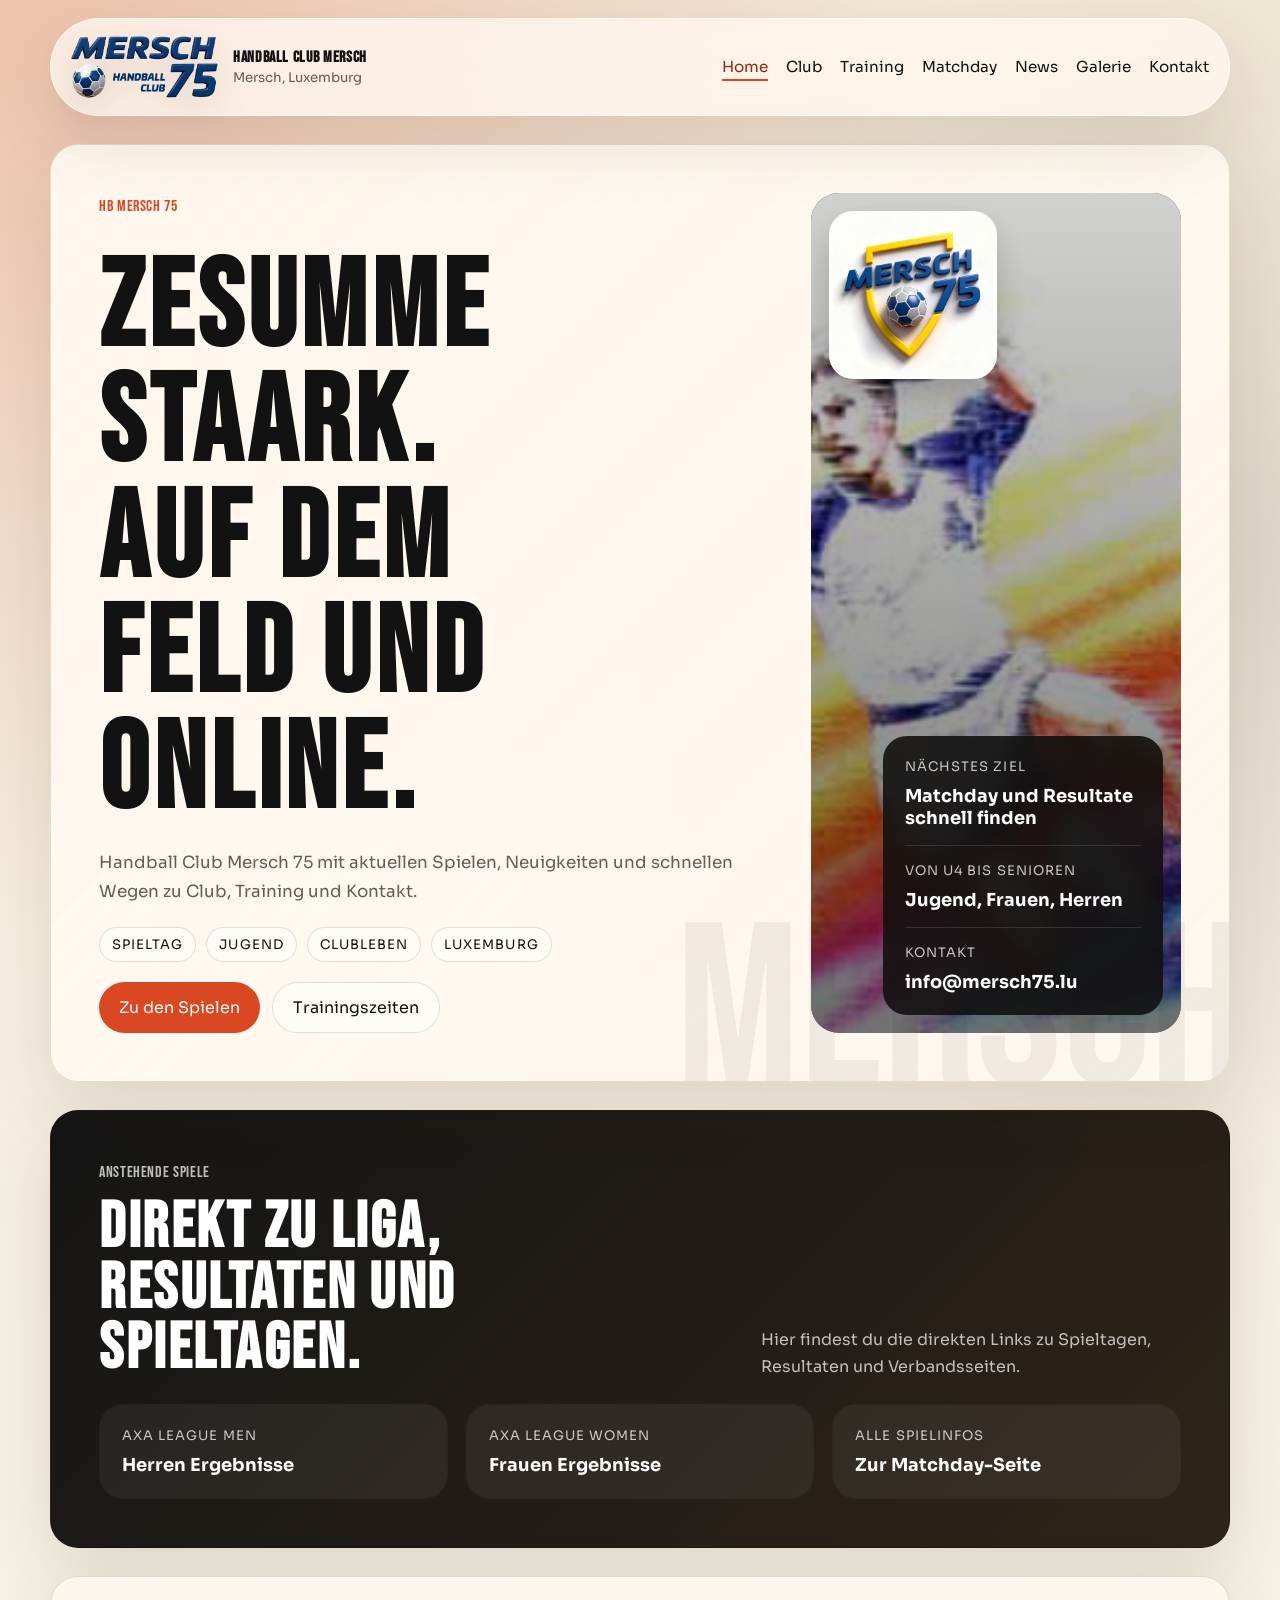
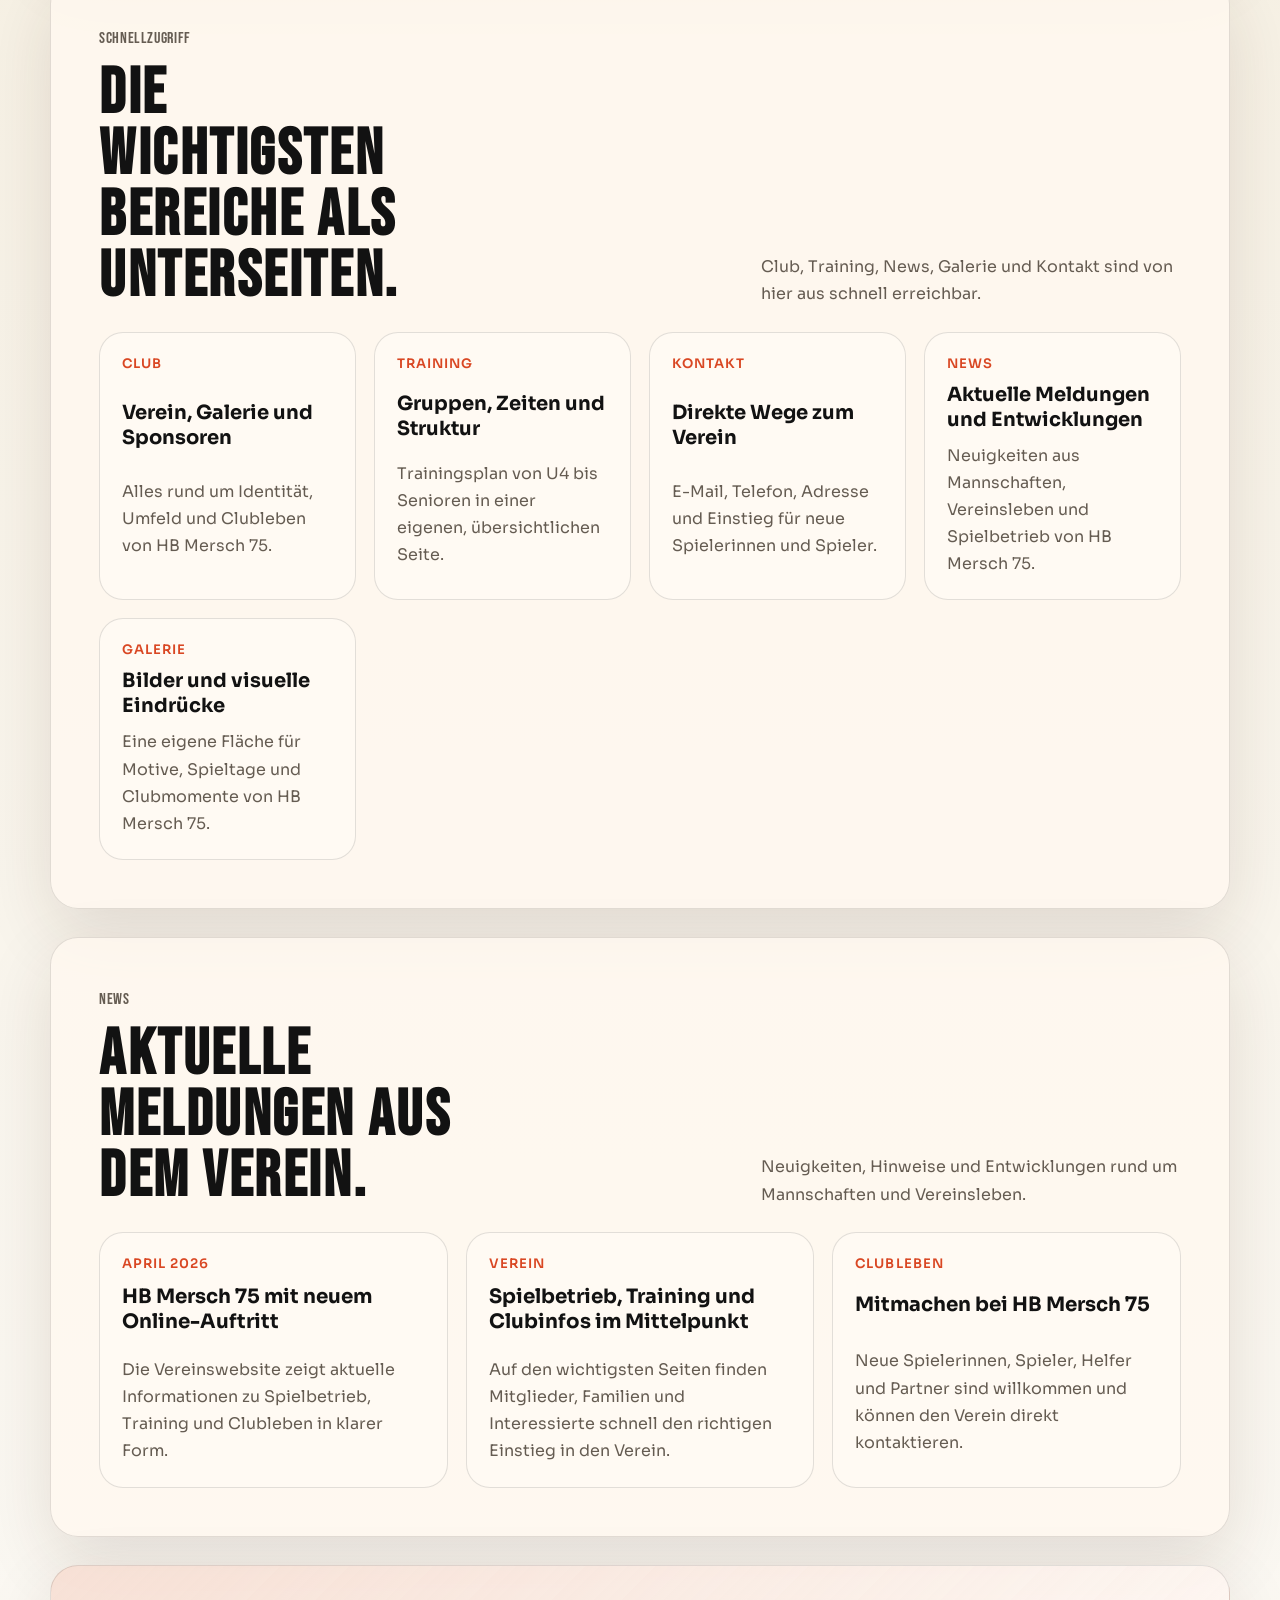
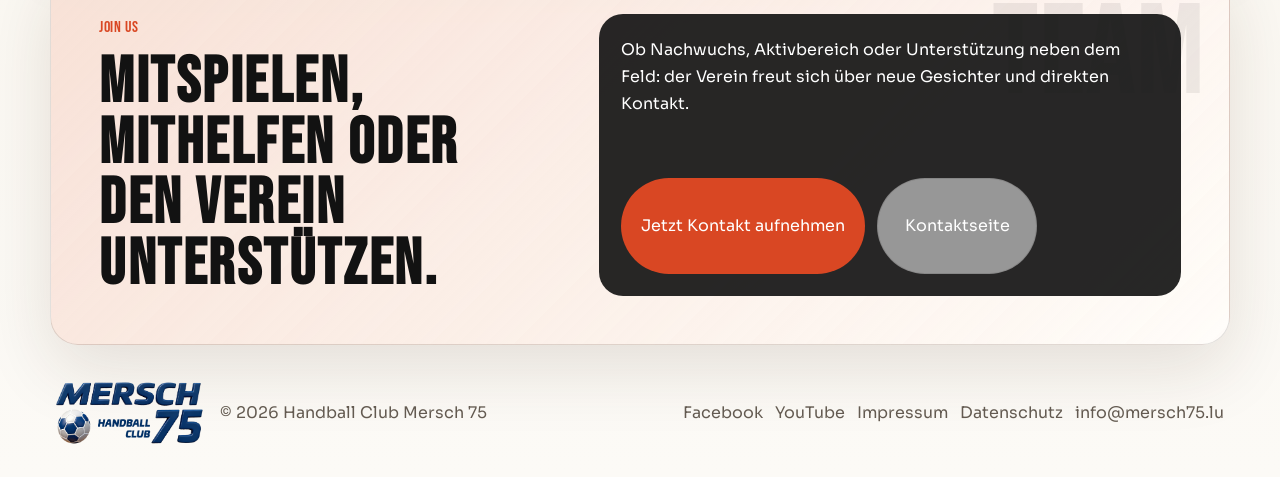
<file: index.html>
<!DOCTYPE html>
<html lang="de">
  <head>
    <meta charset="UTF-8" />
    <meta name="viewport" content="width=device-width, initial-scale=1.0" />
    <title>Handball Club Mersch 75</title>
    <meta
      name="description"
      content="Startseite des Handball Club Mersch 75 mit Matchday, News und den wichtigsten Schnellzugriffen."
    />
    <link rel="preconnect" href="https://fonts.googleapis.com" />
    <link rel="preconnect" href="https://fonts.gstatic.com" crossorigin />
    <link
      href="https://fonts.googleapis.com/css2?family=Bebas+Neue&family=Sora:wght@400;500;600;700&display=swap"
      rel="stylesheet"
    />
    <link rel="stylesheet" href="styles.css" />
  </head>
  <body>
    <div class="page-shell">
      <header class="site-header">
        <a class="brand" href="index.html" aria-label="Zur Startseite">
          <img
            class="brand-logo"
            src="assets/logo-main.png"
            alt="Logo Handball Club Mersch 75"
          />
          <span class="brand-copy">
            <strong>Handball Club Mersch</strong>
            <small>Mersch, Luxemburg</small>
          </span>
        </a>

        <button class="nav-toggle" type="button" aria-expanded="false" aria-controls="site-nav">
          Menu
        </button>

        <nav id="site-nav" class="site-nav" aria-label="Hauptnavigation">
          <a class="current" href="index.html">Home</a>
          <a href="club.html">Club</a>
          <a href="training.html">Training</a>
          <a href="matchday.html">Matchday</a>
          <a href="news.html">News</a>
          <a href="galerie.html">Galerie</a>
          <a href="contact.html">Kontakt</a>
        </nav>
      </header>

      <main>
        <section class="hero section">
          <div class="hero-copy">
            <p class="eyebrow">HB Mersch 75</p>
            <h1>Zesumme staark. Auf dem Feld und online.</h1>
            <p class="hero-text">
              Handball Club Mersch 75 mit aktuellen Spielen, Neuigkeiten und schnellen Wegen zu
              Club, Training und Kontakt.
            </p>
            <div class="hero-meta">
              <span>Spieltag</span>
              <span>Jugend</span>
              <span>Clubleben</span>
              <span>Luxemburg</span>
            </div>
            <div class="hero-actions">
              <a class="button button-primary" href="matchday.html">Zu den Spielen</a>
              <a class="button button-secondary" href="training.html">Trainingszeiten</a>
            </div>
          </div>

          <div class="hero-stage">
            <img
              class="hero-photo"
              src="assets/hero-handball.jpg"
              alt="Handballspieler in Aktion"
            />
            <aside class="hero-panel">
              <div class="hero-stat">
                <span>Nächstes Ziel</span>
                <strong>Matchday und Resultate schnell finden</strong>
              </div>
              <div class="hero-stat">
                <span>Von U4 bis Senioren</span>
                <strong>Jugend, Frauen, Herren</strong>
              </div>
              <div class="hero-stat">
                <span>Kontakt</span>
                <strong>info@mersch75.lu</strong>
              </div>
            </aside>
            <img
              class="hero-emblem"
              src="assets/logo-3d.jpg"
              alt="3D Vereinslogo von Mersch 75"
            />
          </div>
        </section>

        <section class="section band">
          <div class="section-heading">
            <div>
              <p class="eyebrow">Anstehende Spiele</p>
              <h2>Direkt zu Liga, Resultaten und Spieltagen.</h2>
            </div>
            <p>
              Hier findest du die direkten Links zu Spieltagen, Resultaten und Verbandsseiten.
            </p>
          </div>
          <div class="link-panels">
            <a class="link-panel" href="https://www.flh.lu/playoffs/#/league?ogId=95&lId=153709&allGames=1" target="_blank" rel="noreferrer">
              <span>AXA League Men</span>
              <strong>Herren Ergebnisse</strong>
            </a>
            <a class="link-panel" href="https://www.flh.lu/playoffs/#/league?ogId=95&lId=154121&allGames=1" target="_blank" rel="noreferrer">
              <span>AXA League Women</span>
              <strong>Frauen Ergebnisse</strong>
            </a>
            <a class="link-panel" href="matchday.html">
              <span>Alle Spielinfos</span>
              <strong>Zur Matchday-Seite</strong>
            </a>
          </div>
        </section>

        <section class="section">
          <div class="section-heading">
            <div>
              <p class="eyebrow">Schnellzugriff</p>
              <h2>Die wichtigsten Bereiche als Unterseiten.</h2>
            </div>
            <p>
              Club, Training, News, Galerie und Kontakt sind von hier aus schnell erreichbar.
            </p>
          </div>
          <div class="teaser-grid">
            <a class="teaser-card" href="club.html">
              <span>Club</span>
              <strong>Verein, Galerie und Sponsoren</strong>
              <p>Alles rund um Identität, Umfeld und Clubleben von HB Mersch 75.</p>
            </a>
            <a class="teaser-card" href="training.html">
              <span>Training</span>
              <strong>Gruppen, Zeiten und Struktur</strong>
              <p>Trainingsplan von U4 bis Senioren in einer eigenen, übersichtlichen Seite.</p>
            </a>
            <a class="teaser-card" href="contact.html">
              <span>Kontakt</span>
              <strong>Direkte Wege zum Verein</strong>
              <p>E-Mail, Telefon, Adresse und Einstieg für neue Spielerinnen und Spieler.</p>
            </a>
            <a class="teaser-card" href="news.html">
              <span>News</span>
              <strong>Aktuelle Meldungen und Entwicklungen</strong>
              <p>Neuigkeiten aus Mannschaften, Vereinsleben und Spielbetrieb von HB Mersch 75.</p>
            </a>
            <a class="teaser-card" href="galerie.html">
              <span>Galerie</span>
              <strong>Bilder und visuelle Eindrücke</strong>
              <p>Eine eigene Fläche für Motive, Spieltage und Clubmomente von HB Mersch 75.</p>
            </a>
          </div>
        </section>

        <section class="section">
          <div class="section-heading">
            <div>
              <p class="eyebrow">News</p>
              <h2>Aktuelle Meldungen aus dem Verein.</h2>
            </div>
            <p>
              Neuigkeiten, Hinweise und Entwicklungen rund um Mannschaften und Vereinsleben.
            </p>
          </div>
          <div id="news-list" class="news-list"></div>
        </section>

        <section class="section join-section">
          <div>
            <p class="eyebrow">Join Us</p>
            <h2>Mitspielen, mithelfen oder den Verein unterstützen.</h2>
          </div>
          <div class="join-box">
            <p>
              Ob Nachwuchs, Aktivbereich oder Unterstützung neben dem Feld: der Verein freut sich
              über neue Gesichter und direkten Kontakt.
            </p>
            <div class="hero-actions">
              <a class="button button-primary" href="mailto:info@mersch75.lu?subject=Interesse%20an%20HB%20Mersch%2075">
                Jetzt Kontakt aufnehmen
              </a>
              <a class="button button-secondary" href="contact.html">Kontaktseite</a>
            </div>
          </div>
        </section>
      </main>

      <footer class="site-footer">
        <div class="footer-brand">
          <img
            src="assets/logo-footer.png"
            alt="Handball Club Mersch 75 Wortmarke"
          />
          <p>© <span id="year"></span> Handball Club Mersch 75</p>
        </div>
        <div class="footer-links">
          <a href="https://www.facebook.com/" target="_blank" rel="noreferrer">Facebook</a>
          <a href="https://www.youtube.com/" target="_blank" rel="noreferrer">YouTube</a>
          <a href="impressum.html">Impressum</a>
          <a href="datenschutz.html">Datenschutz</a>
          <a href="mailto:info@mersch75.lu">info@mersch75.lu</a>
        </div>
      </footer>
    </div>

    <script src="script.js"></script>
  </body>
</html>
</file>
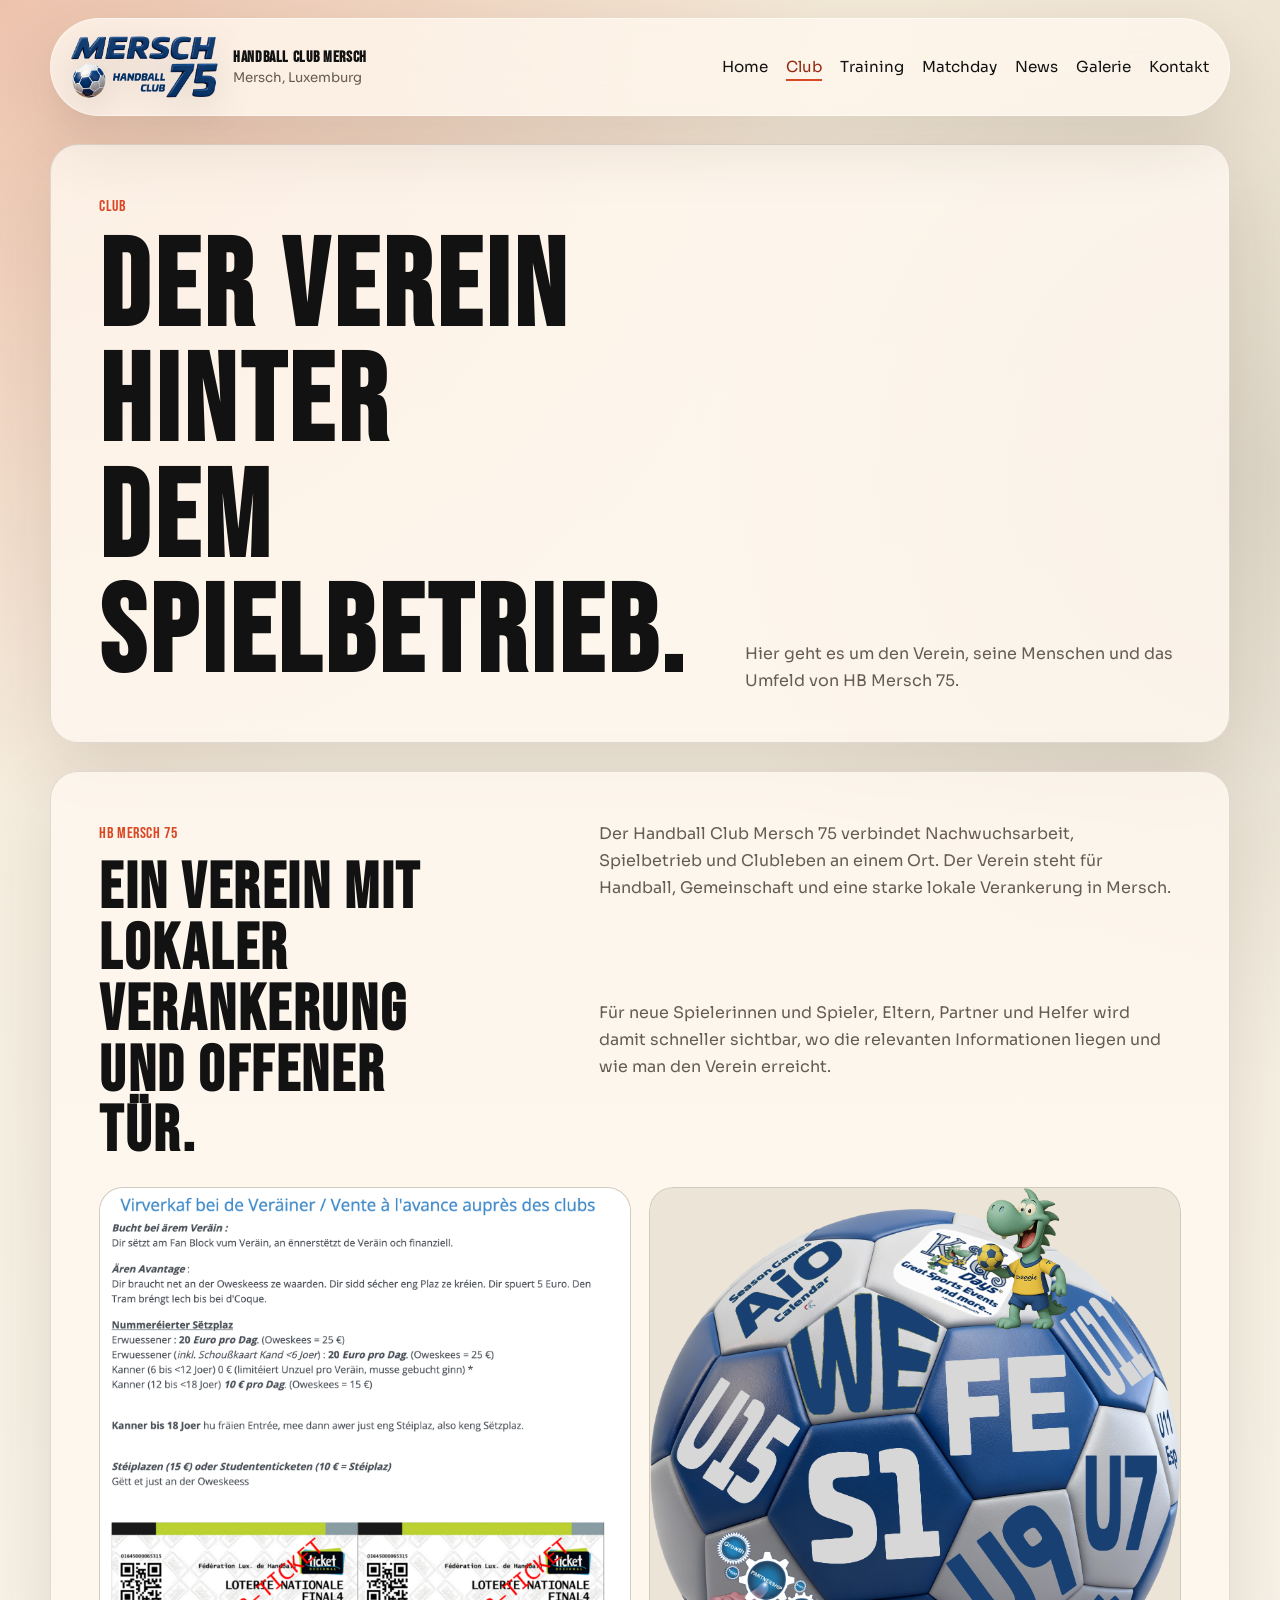
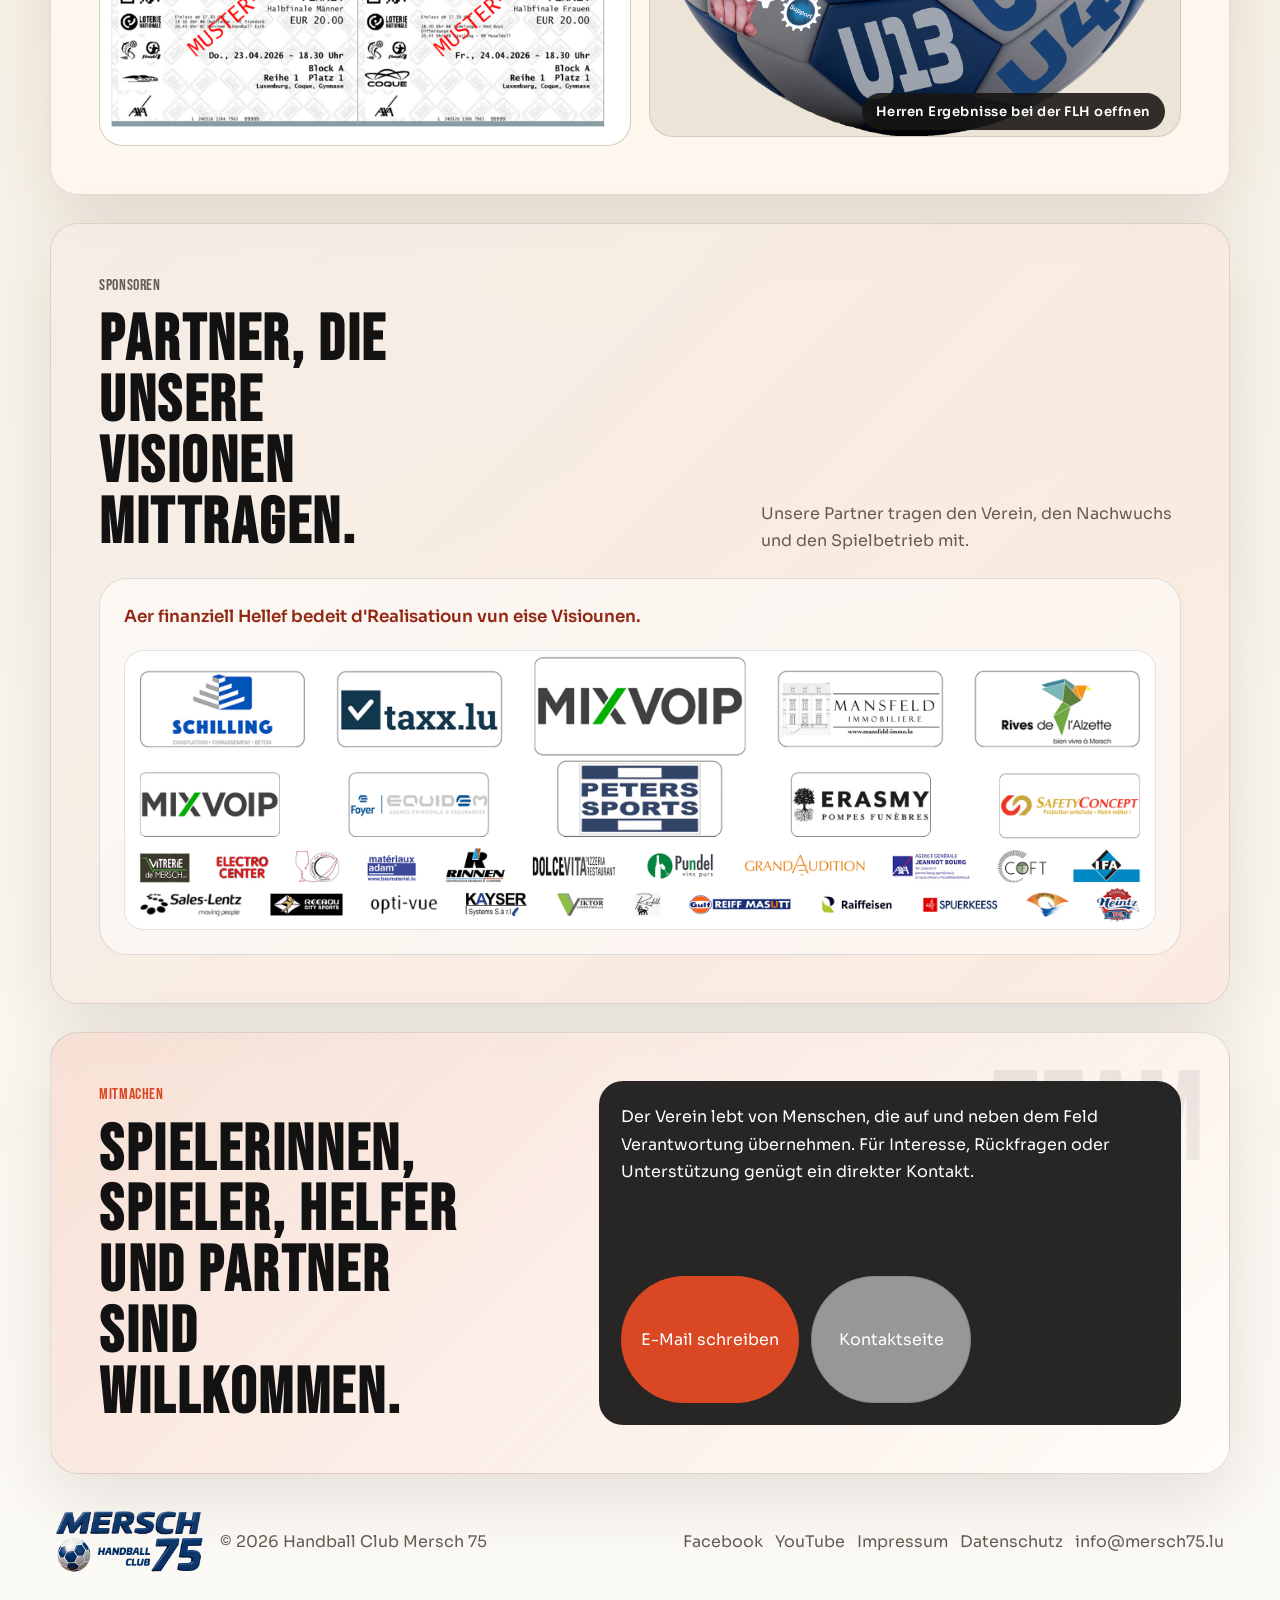
<file: club.html>
<!DOCTYPE html>
<html lang="de">
  <head>
    <meta charset="UTF-8" />
    <meta name="viewport" content="width=device-width, initial-scale=1.0" />
    <title>Club | Handball Club Mersch 75</title>
    <meta
      name="description"
      content="Club-Seite des Handball Club Mersch 75 mit Vereinsporträt, Bildern und Sponsoren."
    />
    <link rel="preconnect" href="https://fonts.googleapis.com" />
    <link rel="preconnect" href="https://fonts.gstatic.com" crossorigin />
    <link
      href="https://fonts.googleapis.com/css2?family=Bebas+Neue&family=Sora:wght@400;500;600;700&display=swap"
      rel="stylesheet"
    />
    <link rel="stylesheet" href="styles.css" />
  </head>
  <body>
    <div class="page-shell">
      <header class="site-header">
        <a class="brand" href="index.html" aria-label="Zur Startseite">
          <img class="brand-logo" src="assets/logo-main.png" alt="Logo Handball Club Mersch 75" />
          <span class="brand-copy">
            <strong>Handball Club Mersch</strong>
            <small>Mersch, Luxemburg</small>
          </span>
        </a>
        <button class="nav-toggle" type="button" aria-expanded="false" aria-controls="site-nav">
          Menu
        </button>
        <nav id="site-nav" class="site-nav" aria-label="Hauptnavigation">
          <a href="index.html">Home</a>
          <a class="current" href="club.html">Club</a>
          <a href="training.html">Training</a>
          <a href="matchday.html">Matchday</a>
          <a href="news.html">News</a>
          <a href="galerie.html">Galerie</a>
          <a href="contact.html">Kontakt</a>
        </nav>
      </header>

      <main>
        <section class="section page-intro">
          <div>
            <p class="eyebrow">Club</p>
            <h1>Der Verein hinter dem Spielbetrieb.</h1>
          </div>
          <p>
            Hier geht es um den Verein, seine Menschen und das Umfeld von HB Mersch 75.
          </p>
        </section>

        <section class="section intro-grid">
          <div>
            <p class="eyebrow">HB Mersch 75</p>
            <h2>Ein Verein mit lokaler Verankerung und offener Tür.</h2>
          </div>
          <div class="stack-text">
            <p>
              Der Handball Club Mersch 75 verbindet Nachwuchsarbeit, Spielbetrieb und Clubleben an
              einem Ort. Der Verein steht für Handball, Gemeinschaft und eine starke lokale
              Verankerung in Mersch.
            </p>
            <p>
              Für neue Spielerinnen und Spieler, Eltern, Partner und Helfer wird damit schneller
              sichtbar, wo die relevanten Informationen liegen und wie man den Verein erreicht.
            </p>
          </div>
          <div class="club-gallery">
            <img src="assets/final4.png" alt="Final4 FLH Grafik" loading="lazy" />
            <a
              class="interactive-card"
              href="https://www.flh.lu/playoffs/#/league?ogId=95&lId=153709&allGames=1"
              target="_blank"
              rel="noreferrer"
              aria-label="Zu den FLH Herren Ergebnissen"
            >
              <img src="assets/ball-graphic.png" alt="Grafik mit Handballmotiv von Mersch 75" loading="lazy" />
              <span class="interactive-card-label">Herren Ergebnisse bei der FLH oeffnen</span>
            </a>
          </div>
        </section>

        <section class="section sponsors-section">
          <div class="section-heading">
            <div>
              <p class="eyebrow">Sponsoren</p>
              <h2>Partner, die unsere Visionen mittragen.</h2>
            </div>
            <p>
              Unsere Partner tragen den Verein, den Nachwuchs und den Spielbetrieb mit.
            </p>
          </div>
          <div class="sponsors-frame">
            <p class="sponsors-copy">Aer finanziell Hellef bedeit d'Realisatioun vun eise Visiounen.</p>
            <img class="sponsors-image" src="assets/sponsors.jpg" alt="Sponsoren des Handball Club Mersch 75" loading="lazy" />
          </div>
        </section>

        <section class="section join-section">
          <div>
            <p class="eyebrow">Mitmachen</p>
            <h2>Spielerinnen, Spieler, Helfer und Partner sind willkommen.</h2>
          </div>
          <div class="join-box">
            <p>
              Der Verein lebt von Menschen, die auf und neben dem Feld Verantwortung übernehmen.
              Für Interesse, Rückfragen oder Unterstützung genügt ein direkter Kontakt.
            </p>
            <div class="hero-actions">
              <a class="button button-primary" href="mailto:info@mersch75.lu?subject=Interesse%20an%20HB%20Mersch%2075">E-Mail schreiben</a>
              <a class="button button-secondary" href="contact.html">Kontaktseite</a>
            </div>
          </div>
        </section>
      </main>

      <footer class="site-footer">
        <div class="footer-brand">
          <img src="assets/logo-footer.png" alt="Handball Club Mersch 75 Wortmarke" />
          <p>© <span id="year"></span> Handball Club Mersch 75</p>
        </div>
        <div class="footer-links">
          <a href="https://www.facebook.com/" target="_blank" rel="noreferrer">Facebook</a>
          <a href="https://www.youtube.com/" target="_blank" rel="noreferrer">YouTube</a>
          <a href="impressum.html">Impressum</a>
          <a href="datenschutz.html">Datenschutz</a>
          <a href="mailto:info@mersch75.lu">info@mersch75.lu</a>
        </div>
      </footer>
    </div>

    <script src="script.js"></script>
  </body>
</html>
</file>
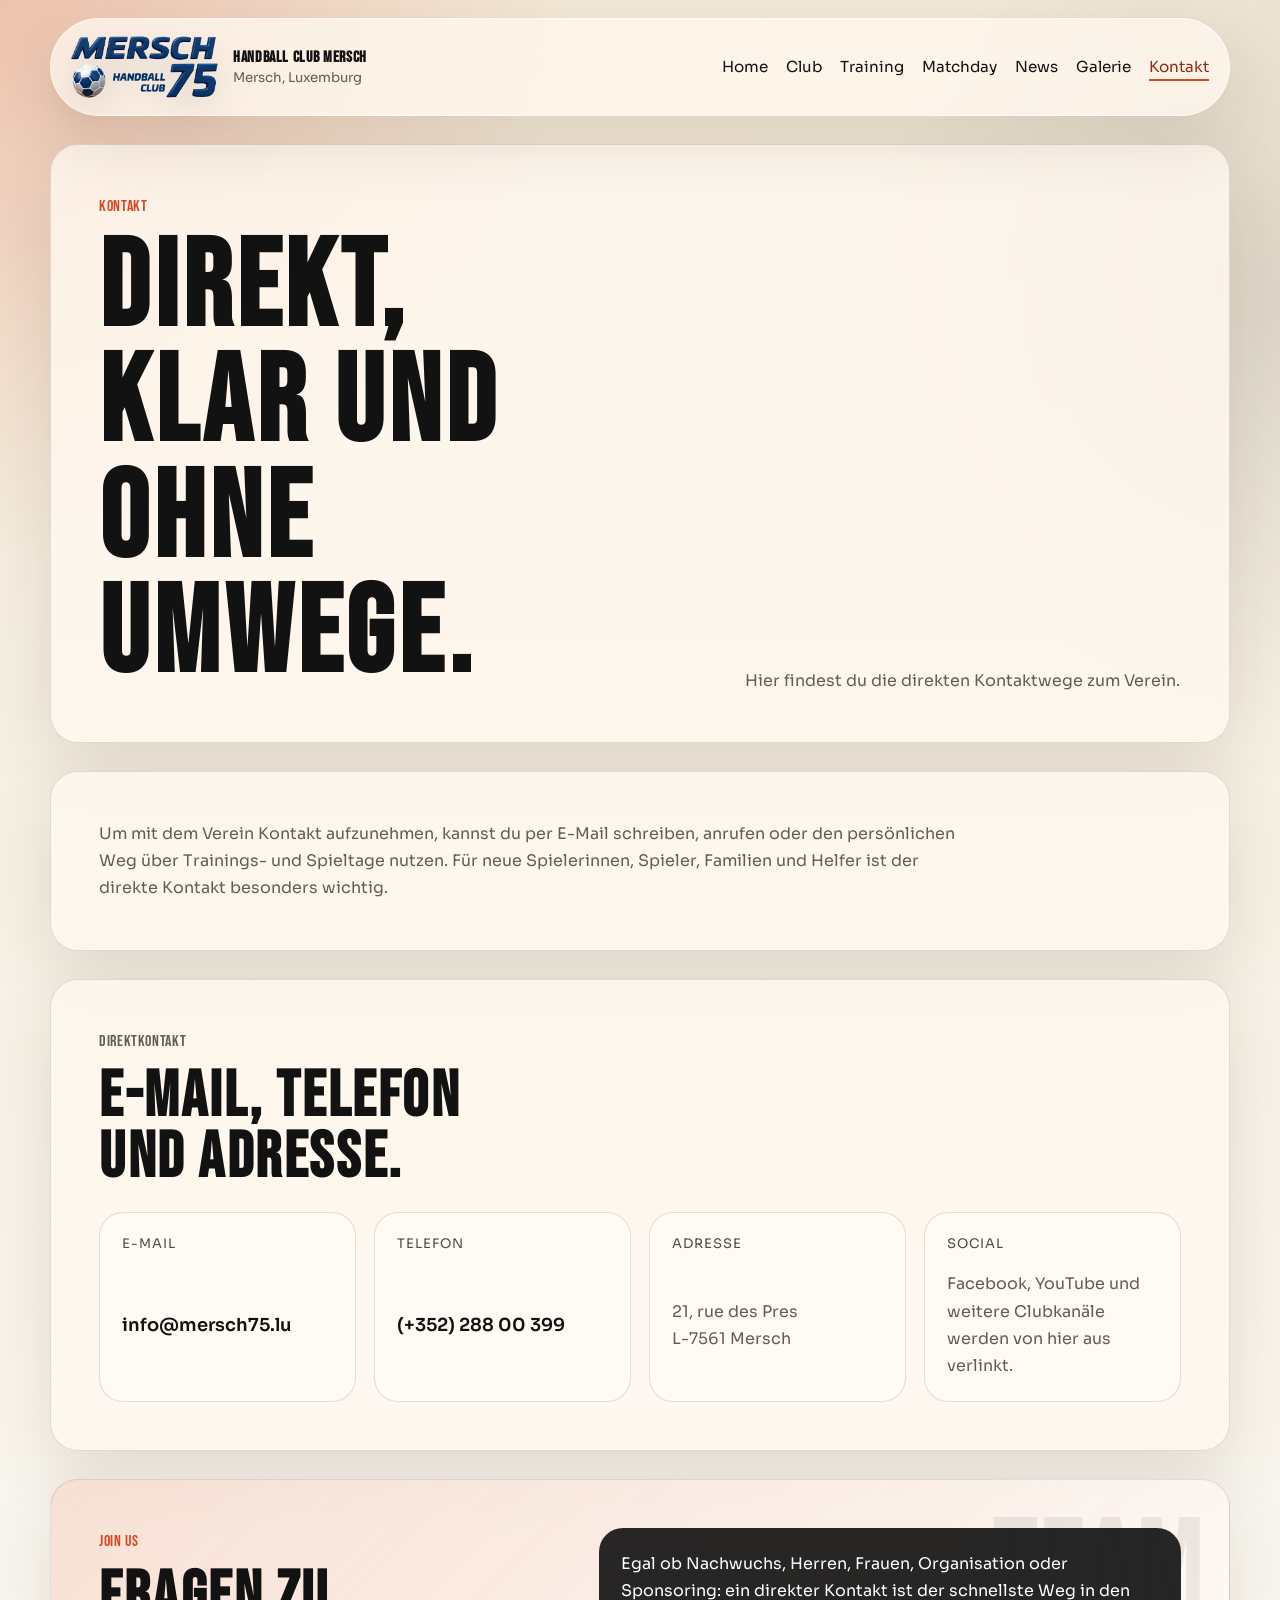
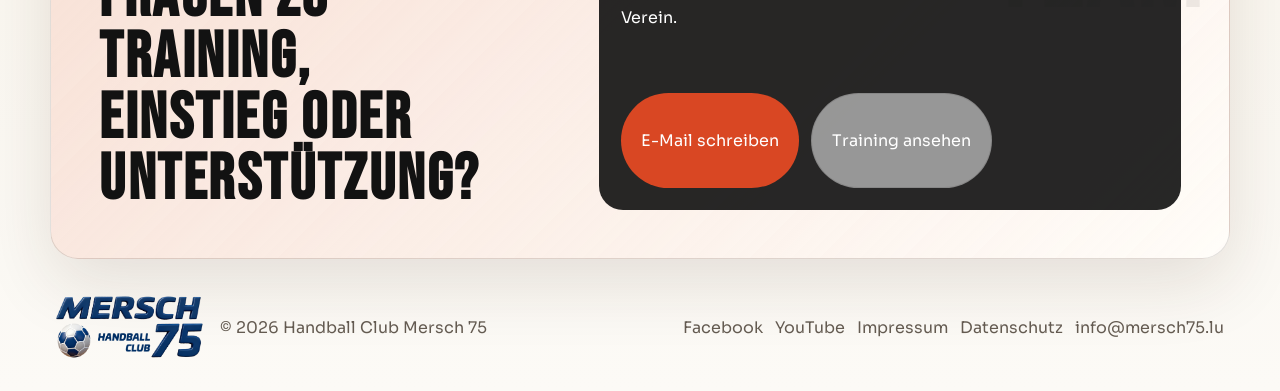
<file: contact.html>
<!DOCTYPE html>
<html lang="de">
  <head>
    <meta charset="UTF-8" />
    <meta name="viewport" content="width=device-width, initial-scale=1.0" />
    <title>Kontakt | Handball Club Mersch 75</title>
    <meta
      name="description"
      content="Kontaktseite des Handball Club Mersch 75 mit E-Mail, Telefon und Adresse."
    />
    <link rel="preconnect" href="https://fonts.googleapis.com" />
    <link rel="preconnect" href="https://fonts.gstatic.com" crossorigin />
    <link
      href="https://fonts.googleapis.com/css2?family=Bebas+Neue&family=Sora:wght@400;500;600;700&display=swap"
      rel="stylesheet"
    />
    <link rel="stylesheet" href="styles.css" />
  </head>
  <body>
    <div class="page-shell">
      <header class="site-header">
        <a class="brand" href="index.html" aria-label="Zur Startseite">
          <img class="brand-logo" src="assets/logo-main.png" alt="Logo Handball Club Mersch 75" />
          <span class="brand-copy">
            <strong>Handball Club Mersch</strong>
            <small>Mersch, Luxemburg</small>
          </span>
        </a>
        <button class="nav-toggle" type="button" aria-expanded="false" aria-controls="site-nav">
          Menu
        </button>
        <nav id="site-nav" class="site-nav" aria-label="Hauptnavigation">
          <a href="index.html">Home</a>
          <a href="club.html">Club</a>
          <a href="training.html">Training</a>
          <a href="matchday.html">Matchday</a>
          <a href="news.html">News</a>
          <a href="galerie.html">Galerie</a>
          <a class="current" href="contact.html">Kontakt</a>
        </nav>
      </header>

      <main>
        <section class="section page-intro">
          <div>
            <p class="eyebrow">Kontakt</p>
            <h1>Direkt, klar und ohne Umwege.</h1>
          </div>
          <p>
            Hier findest du die direkten Kontaktwege zum Verein.
          </p>
        </section>

        <section class="section">
          <p class="contact-copy">
            Um mit dem Verein Kontakt aufzunehmen, kannst du per E-Mail schreiben, anrufen oder den
            persönlichen Weg über Trainings- und Spieltage nutzen. Für neue Spielerinnen, Spieler,
            Familien und Helfer ist der direkte Kontakt besonders wichtig.
          </p>
        </section>

        <section class="section contact-section">
          <div class="section-heading">
            <div>
              <p class="eyebrow">Direktkontakt</p>
              <h2>E-Mail, Telefon und Adresse.</h2>
            </div>
          </div>
          <div class="contact-grid">
            <article class="contact-card">
              <span>E-Mail</span>
              <a href="mailto:info@mersch75.lu">info@mersch75.lu</a>
            </article>
            <article class="contact-card">
              <span>Telefon</span>
              <a href="tel:+35228800399">(+352) 288 00 399</a>
            </article>
            <article class="contact-card">
              <span>Adresse</span>
              <p>21, rue des Pres<br />L-7561 Mersch</p>
            </article>
            <article class="contact-card">
              <span>Social</span>
              <p>Facebook, YouTube und weitere Clubkanäle werden von hier aus verlinkt.</p>
            </article>
          </div>
        </section>

        <section class="section join-section">
          <div>
            <p class="eyebrow">Join Us</p>
            <h2>Fragen zu Training, Einstieg oder Unterstützung?</h2>
          </div>
          <div class="join-box">
            <p>
              Egal ob Nachwuchs, Herren, Frauen, Organisation oder Sponsoring: ein direkter Kontakt
              ist der schnellste Weg in den Verein.
            </p>
            <div class="hero-actions">
              <a class="button button-primary" href="mailto:info@mersch75.lu?subject=Interesse%20an%20HB%20Mersch%2075">E-Mail schreiben</a>
              <a class="button button-secondary" href="training.html">Training ansehen</a>
            </div>
          </div>
        </section>
      </main>

      <footer class="site-footer">
        <div class="footer-brand">
          <img src="assets/logo-footer.png" alt="Handball Club Mersch 75 Wortmarke" />
          <p>© <span id="year"></span> Handball Club Mersch 75</p>
        </div>
        <div class="footer-links">
          <a href="https://www.facebook.com/" target="_blank" rel="noreferrer">Facebook</a>
          <a href="https://www.youtube.com/" target="_blank" rel="noreferrer">YouTube</a>
          <a href="impressum.html">Impressum</a>
          <a href="datenschutz.html">Datenschutz</a>
          <a href="mailto:info@mersch75.lu">info@mersch75.lu</a>
        </div>
      </footer>
    </div>

    <script src="script.js"></script>
  </body>
</html>
</file>
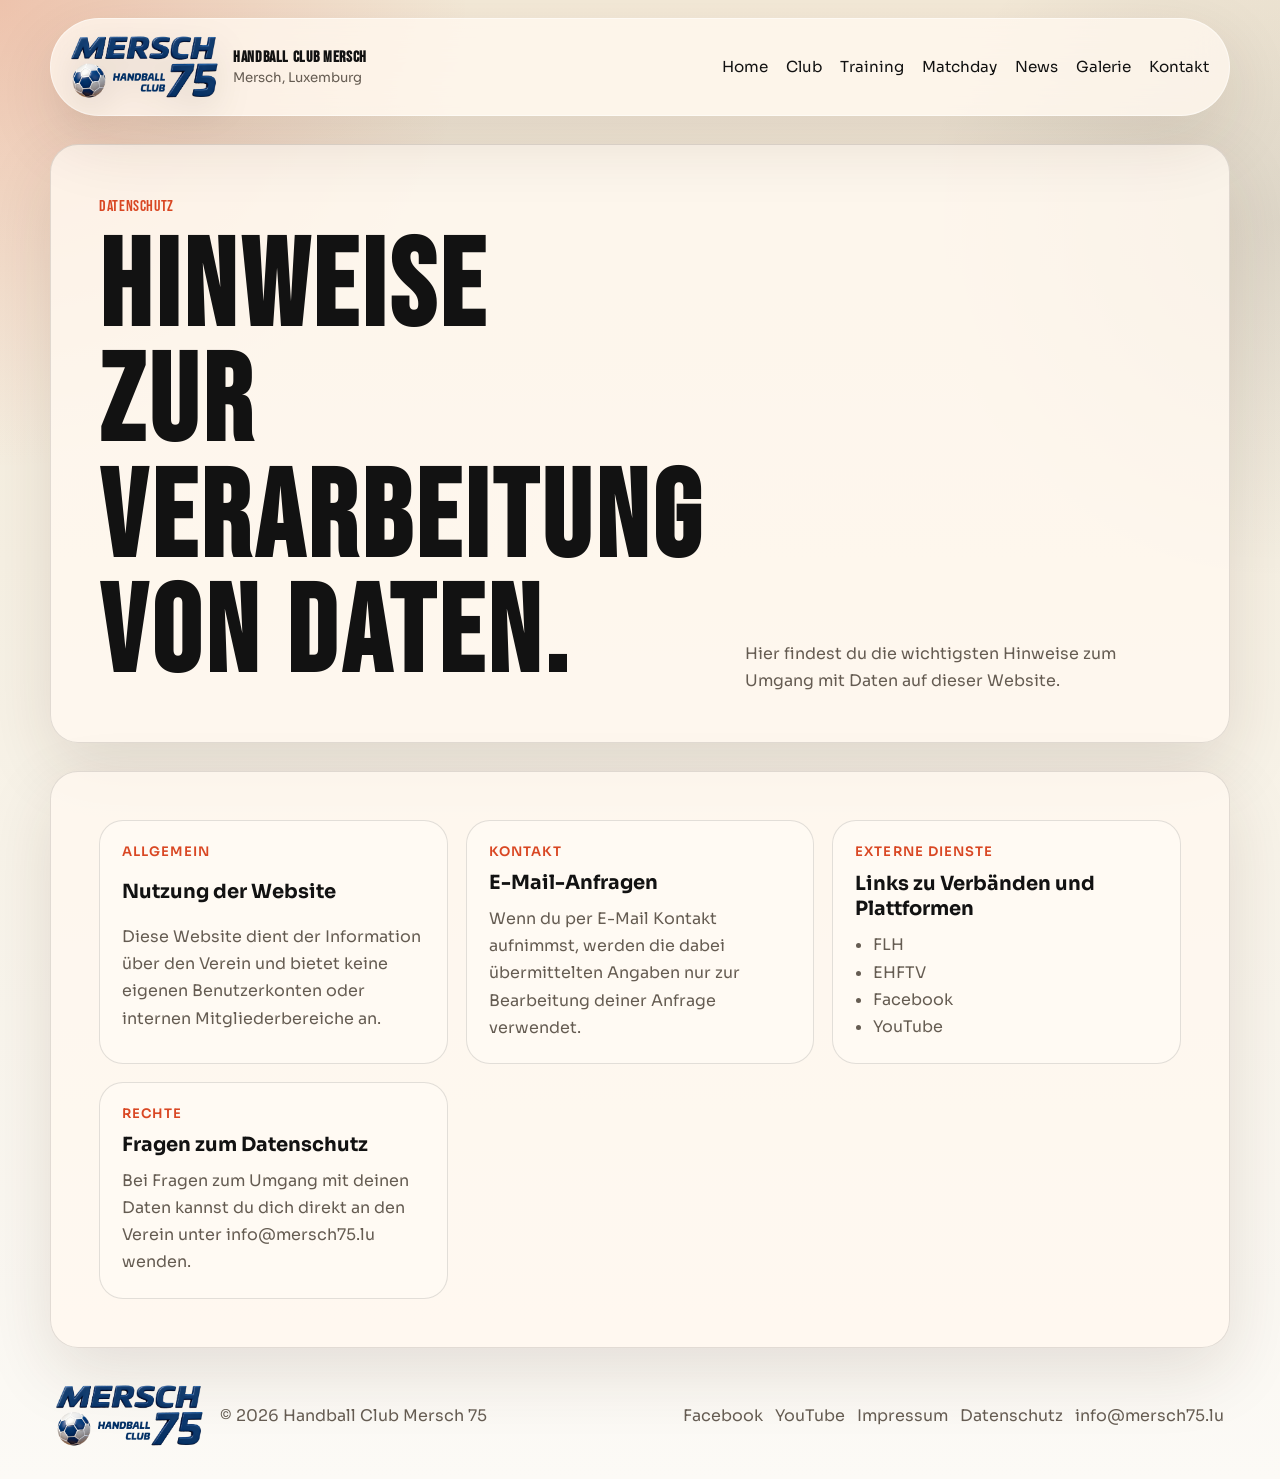
<file: datenschutz.html>
<!DOCTYPE html>
<html lang="de">
  <head>
    <meta charset="UTF-8" />
    <meta name="viewport" content="width=device-width, initial-scale=1.0" />
    <title>Datenschutz | Handball Club Mersch 75</title>
    <meta name="description" content="Datenschutzhinweise des Handball Club Mersch 75." />
    <link rel="preconnect" href="https://fonts.googleapis.com" />
    <link rel="preconnect" href="https://fonts.gstatic.com" crossorigin />
    <link
      href="https://fonts.googleapis.com/css2?family=Bebas+Neue&family=Sora:wght@400;500;600;700&display=swap"
      rel="stylesheet"
    />
    <link rel="stylesheet" href="styles.css" />
  </head>
  <body>
    <div class="page-shell">
      <header class="site-header">
        <a class="brand" href="index.html" aria-label="Zur Startseite">
          <img class="brand-logo" src="assets/logo-main.png" alt="Logo Handball Club Mersch 75" />
          <span class="brand-copy">
            <strong>Handball Club Mersch</strong>
            <small>Mersch, Luxemburg</small>
          </span>
        </a>
        <button class="nav-toggle" type="button" aria-expanded="false" aria-controls="site-nav">
          Menu
        </button>
        <nav id="site-nav" class="site-nav" aria-label="Hauptnavigation">
          <a href="index.html">Home</a>
          <a href="club.html">Club</a>
          <a href="training.html">Training</a>
          <a href="matchday.html">Matchday</a>
          <a href="news.html">News</a>
          <a href="galerie.html">Galerie</a>
          <a href="contact.html">Kontakt</a>
        </nav>
      </header>

      <main>
        <section class="section page-intro">
          <div>
            <p class="eyebrow">Datenschutz</p>
            <h1>Hinweise zur Verarbeitung von Daten.</h1>
          </div>
          <p>
            Hier findest du die wichtigsten Hinweise zum Umgang mit Daten auf dieser Website.
          </p>
        </section>

        <section class="section legal-grid">
          <article class="legal-card">
            <span>Allgemein</span>
            <strong>Nutzung der Website</strong>
            <p>
              Diese Website dient der Information über den Verein und bietet keine eigenen
              Benutzerkonten oder internen Mitgliederbereiche an.
            </p>
          </article>
          <article class="legal-card">
            <span>Kontakt</span>
            <strong>E-Mail-Anfragen</strong>
            <p>
              Wenn du per E-Mail Kontakt aufnimmst, werden die dabei übermittelten Angaben nur zur
              Bearbeitung deiner Anfrage verwendet.
            </p>
          </article>
          <article class="legal-card">
            <span>Externe Dienste</span>
            <strong>Links zu Verbänden und Plattformen</strong>
            <ul>
              <li>FLH</li>
              <li>EHFTV</li>
              <li>Facebook</li>
              <li>YouTube</li>
            </ul>
          </article>
          <article class="legal-card">
            <span>Rechte</span>
            <strong>Fragen zum Datenschutz</strong>
            <p>
              Bei Fragen zum Umgang mit deinen Daten kannst du dich direkt an den Verein unter
              info@mersch75.lu wenden.
            </p>
          </article>
        </section>
      </main>

      <footer class="site-footer">
        <div class="footer-brand">
          <img src="assets/logo-footer.png" alt="Handball Club Mersch 75 Wortmarke" />
          <p>© <span id="year"></span> Handball Club Mersch 75</p>
        </div>
        <div class="footer-links">
          <a href="https://www.facebook.com/" target="_blank" rel="noreferrer">Facebook</a>
          <a href="https://www.youtube.com/" target="_blank" rel="noreferrer">YouTube</a>
          <a href="impressum.html">Impressum</a>
          <a href="datenschutz.html">Datenschutz</a>
          <a href="mailto:info@mersch75.lu">info@mersch75.lu</a>
        </div>
      </footer>
    </div>

    <script src="script.js"></script>
  </body>
</html>
</file>
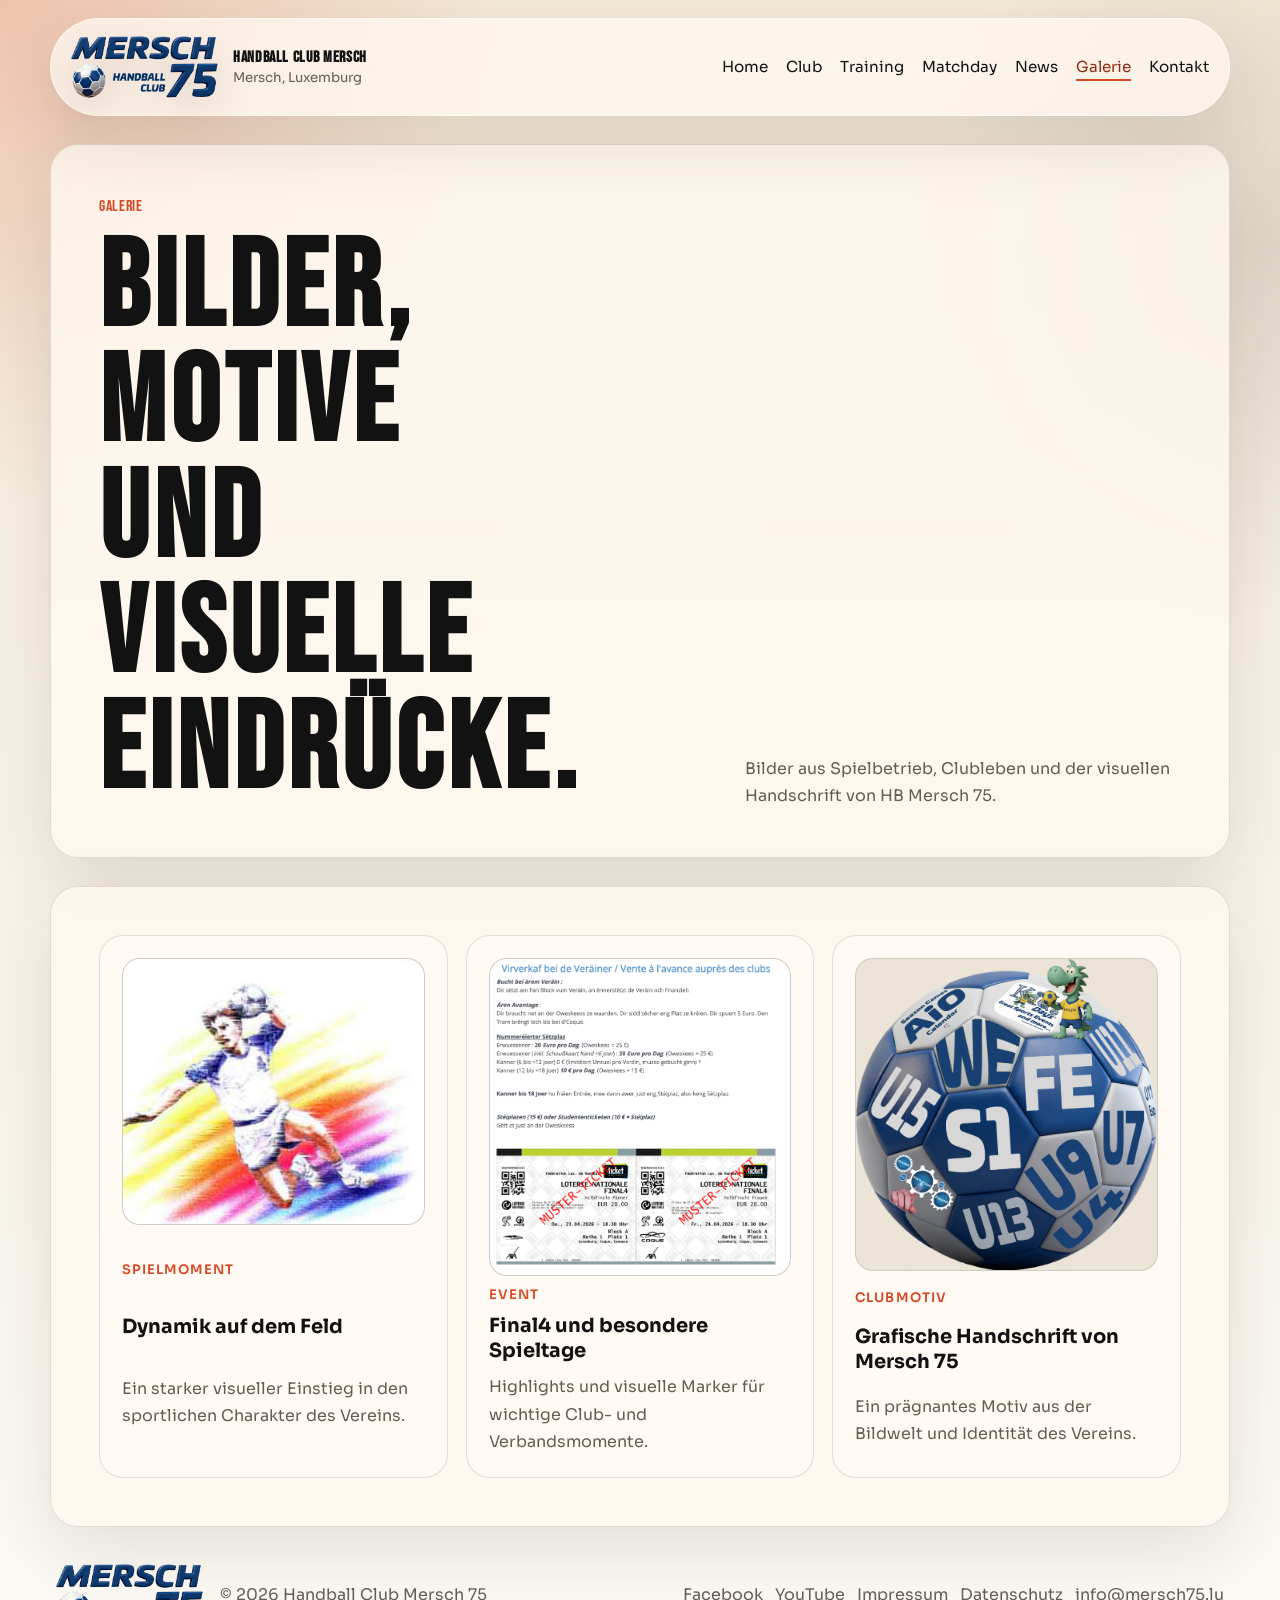
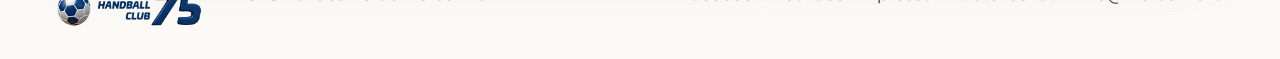
<file: galerie.html>
<!DOCTYPE html>
<html lang="de">
  <head>
    <meta charset="UTF-8" />
    <meta name="viewport" content="width=device-width, initial-scale=1.0" />
    <title>Galerie | Handball Club Mersch 75</title>
    <meta
      name="description"
      content="Galerie des Handball Club Mersch 75 mit visuellen Eindrücken und Vereinsmotiven."
    />
    <link rel="preconnect" href="https://fonts.googleapis.com" />
    <link rel="preconnect" href="https://fonts.gstatic.com" crossorigin />
    <link
      href="https://fonts.googleapis.com/css2?family=Bebas+Neue&family=Sora:wght@400;500;600;700&display=swap"
      rel="stylesheet"
    />
    <link rel="stylesheet" href="styles.css" />
  </head>
  <body>
    <div class="page-shell">
      <header class="site-header">
        <a class="brand" href="index.html" aria-label="Zur Startseite">
          <img class="brand-logo" src="assets/logo-main.png" alt="Logo Handball Club Mersch 75" />
          <span class="brand-copy">
            <strong>Handball Club Mersch</strong>
            <small>Mersch, Luxemburg</small>
          </span>
        </a>
        <button class="nav-toggle" type="button" aria-expanded="false" aria-controls="site-nav">
          Menu
        </button>
        <nav id="site-nav" class="site-nav" aria-label="Hauptnavigation">
          <a href="index.html">Home</a>
          <a href="club.html">Club</a>
          <a href="training.html">Training</a>
          <a href="matchday.html">Matchday</a>
          <a href="news.html">News</a>
          <a class="current" href="galerie.html">Galerie</a>
          <a href="contact.html">Kontakt</a>
        </nav>
      </header>

      <main>
        <section class="section page-intro">
          <div>
            <p class="eyebrow">Galerie</p>
            <h1>Bilder, Motive und visuelle Eindrücke.</h1>
          </div>
          <p>
            Bilder aus Spielbetrieb, Clubleben und der visuellen Handschrift von HB Mersch 75.
          </p>
        </section>

        <section class="section">
          <div class="gallery-grid">
            <article class="gallery-card">
              <img src="assets/hero-handball.jpg" alt="Handballspieler in Aktion" loading="lazy" />
              <span>Spielmoment</span>
              <strong>Dynamik auf dem Feld</strong>
              <p>Ein starker visueller Einstieg in den sportlichen Charakter des Vereins.</p>
            </article>
            <article class="gallery-card">
              <img src="assets/final4.png" alt="Final4 FLH Grafik" loading="lazy" />
              <span>Event</span>
              <strong>Final4 und besondere Spieltage</strong>
              <p>Highlights und visuelle Marker für wichtige Club- und Verbandsmomente.</p>
            </article>
            <article class="gallery-card">
              <img src="assets/ball-graphic.png" alt="Grafik mit Handballmotiv von Mersch 75" loading="lazy" />
              <span>Clubmotiv</span>
              <strong>Grafische Handschrift von Mersch 75</strong>
              <p>Ein prägnantes Motiv aus der Bildwelt und Identität des Vereins.</p>
            </article>
          </div>
        </section>
      </main>

      <footer class="site-footer">
        <div class="footer-brand">
          <img src="assets/logo-footer.png" alt="Handball Club Mersch 75 Wortmarke" />
          <p>© <span id="year"></span> Handball Club Mersch 75</p>
        </div>
        <div class="footer-links">
          <a href="https://www.facebook.com/" target="_blank" rel="noreferrer">Facebook</a>
          <a href="https://www.youtube.com/" target="_blank" rel="noreferrer">YouTube</a>
          <a href="impressum.html">Impressum</a>
          <a href="datenschutz.html">Datenschutz</a>
          <a href="mailto:info@mersch75.lu">info@mersch75.lu</a>
        </div>
      </footer>
    </div>

    <script src="script.js"></script>
  </body>
</html>
</file>
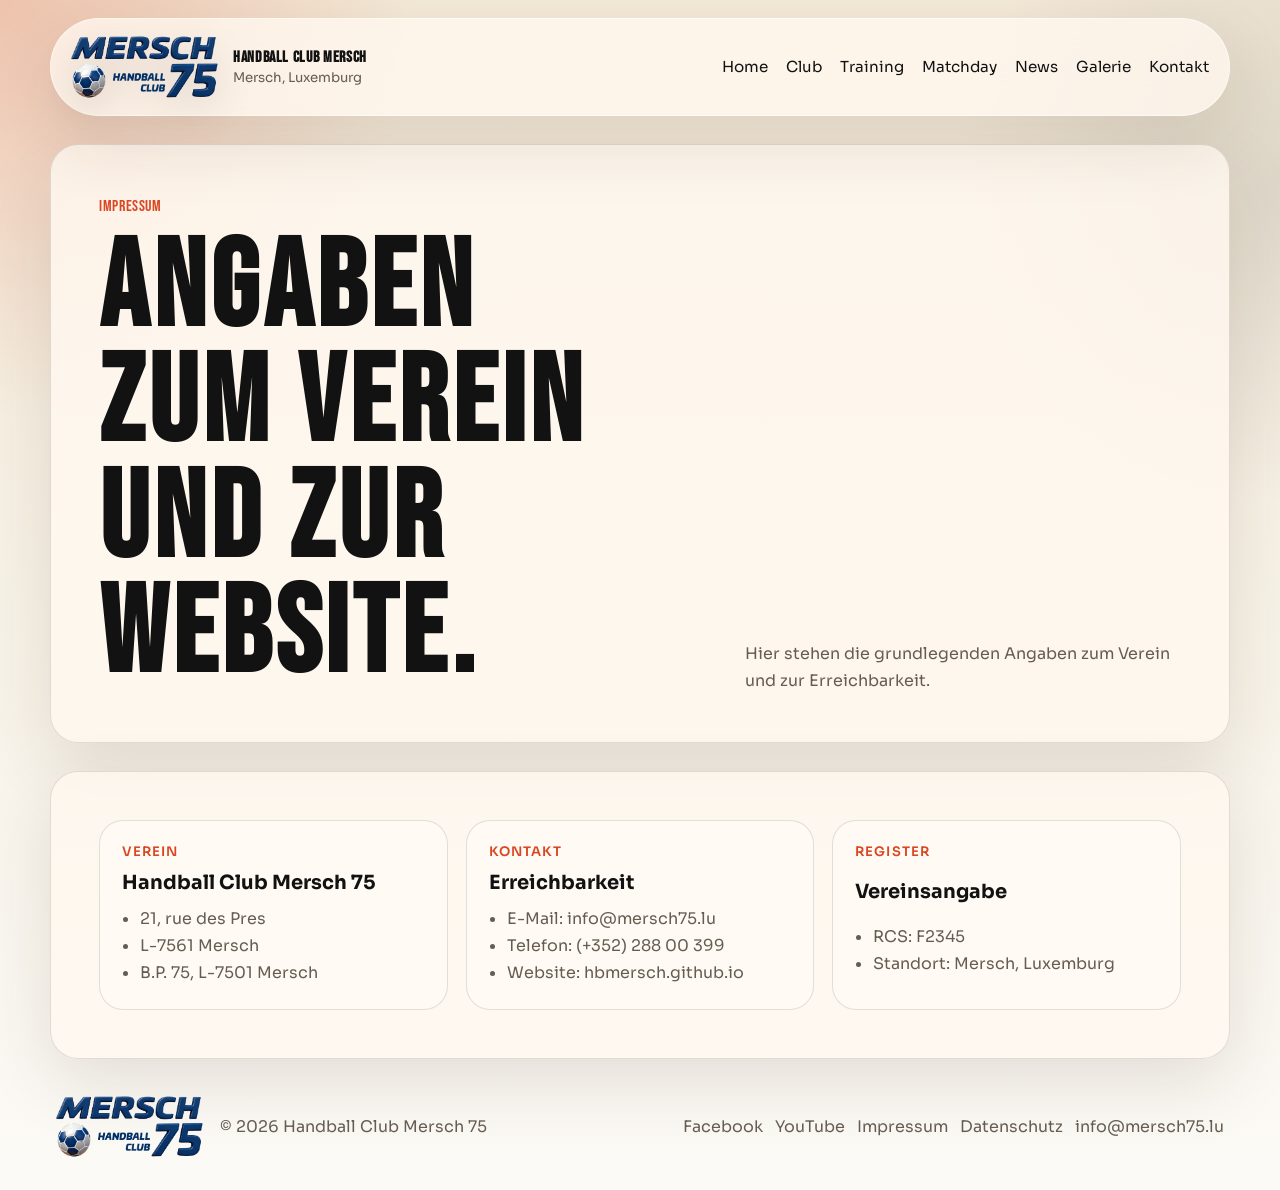
<file: impressum.html>
<!DOCTYPE html>
<html lang="de">
  <head>
    <meta charset="UTF-8" />
    <meta name="viewport" content="width=device-width, initial-scale=1.0" />
    <title>Impressum | Handball Club Mersch 75</title>
    <meta name="description" content="Impressum des Handball Club Mersch 75." />
    <link rel="preconnect" href="https://fonts.googleapis.com" />
    <link rel="preconnect" href="https://fonts.gstatic.com" crossorigin />
    <link
      href="https://fonts.googleapis.com/css2?family=Bebas+Neue&family=Sora:wght@400;500;600;700&display=swap"
      rel="stylesheet"
    />
    <link rel="stylesheet" href="styles.css" />
  </head>
  <body>
    <div class="page-shell">
      <header class="site-header">
        <a class="brand" href="index.html" aria-label="Zur Startseite">
          <img class="brand-logo" src="assets/logo-main.png" alt="Logo Handball Club Mersch 75" />
          <span class="brand-copy">
            <strong>Handball Club Mersch</strong>
            <small>Mersch, Luxemburg</small>
          </span>
        </a>
        <button class="nav-toggle" type="button" aria-expanded="false" aria-controls="site-nav">
          Menu
        </button>
        <nav id="site-nav" class="site-nav" aria-label="Hauptnavigation">
          <a href="index.html">Home</a>
          <a href="club.html">Club</a>
          <a href="training.html">Training</a>
          <a href="matchday.html">Matchday</a>
          <a href="news.html">News</a>
          <a href="galerie.html">Galerie</a>
          <a href="contact.html">Kontakt</a>
        </nav>
      </header>

      <main>
        <section class="section page-intro">
          <div>
            <p class="eyebrow">Impressum</p>
            <h1>Angaben zum Verein und zur Website.</h1>
          </div>
          <p>
            Hier stehen die grundlegenden Angaben zum Verein und zur Erreichbarkeit.
          </p>
        </section>

        <section class="section legal-grid">
          <article class="legal-card">
            <span>Verein</span>
            <strong>Handball Club Mersch 75</strong>
            <ul>
              <li>21, rue des Pres</li>
              <li>L-7561 Mersch</li>
              <li>B.P. 75, L-7501 Mersch</li>
            </ul>
          </article>
          <article class="legal-card">
            <span>Kontakt</span>
            <strong>Erreichbarkeit</strong>
            <ul>
              <li>E-Mail: info@mersch75.lu</li>
              <li>Telefon: (+352) 288 00 399</li>
              <li>Website: hbmersch.github.io</li>
            </ul>
          </article>
          <article class="legal-card">
            <span>Register</span>
            <strong>Vereinsangabe</strong>
            <ul>
              <li>RCS: F2345</li>
              <li>Standort: Mersch, Luxemburg</li>
            </ul>
          </article>
        </section>
      </main>

      <footer class="site-footer">
        <div class="footer-brand">
          <img src="assets/logo-footer.png" alt="Handball Club Mersch 75 Wortmarke" />
          <p>© <span id="year"></span> Handball Club Mersch 75</p>
        </div>
        <div class="footer-links">
          <a href="https://www.facebook.com/" target="_blank" rel="noreferrer">Facebook</a>
          <a href="https://www.youtube.com/" target="_blank" rel="noreferrer">YouTube</a>
          <a href="impressum.html">Impressum</a>
          <a href="datenschutz.html">Datenschutz</a>
          <a href="mailto:info@mersch75.lu">info@mersch75.lu</a>
        </div>
      </footer>
    </div>

    <script src="script.js"></script>
  </body>
</html>
</file>
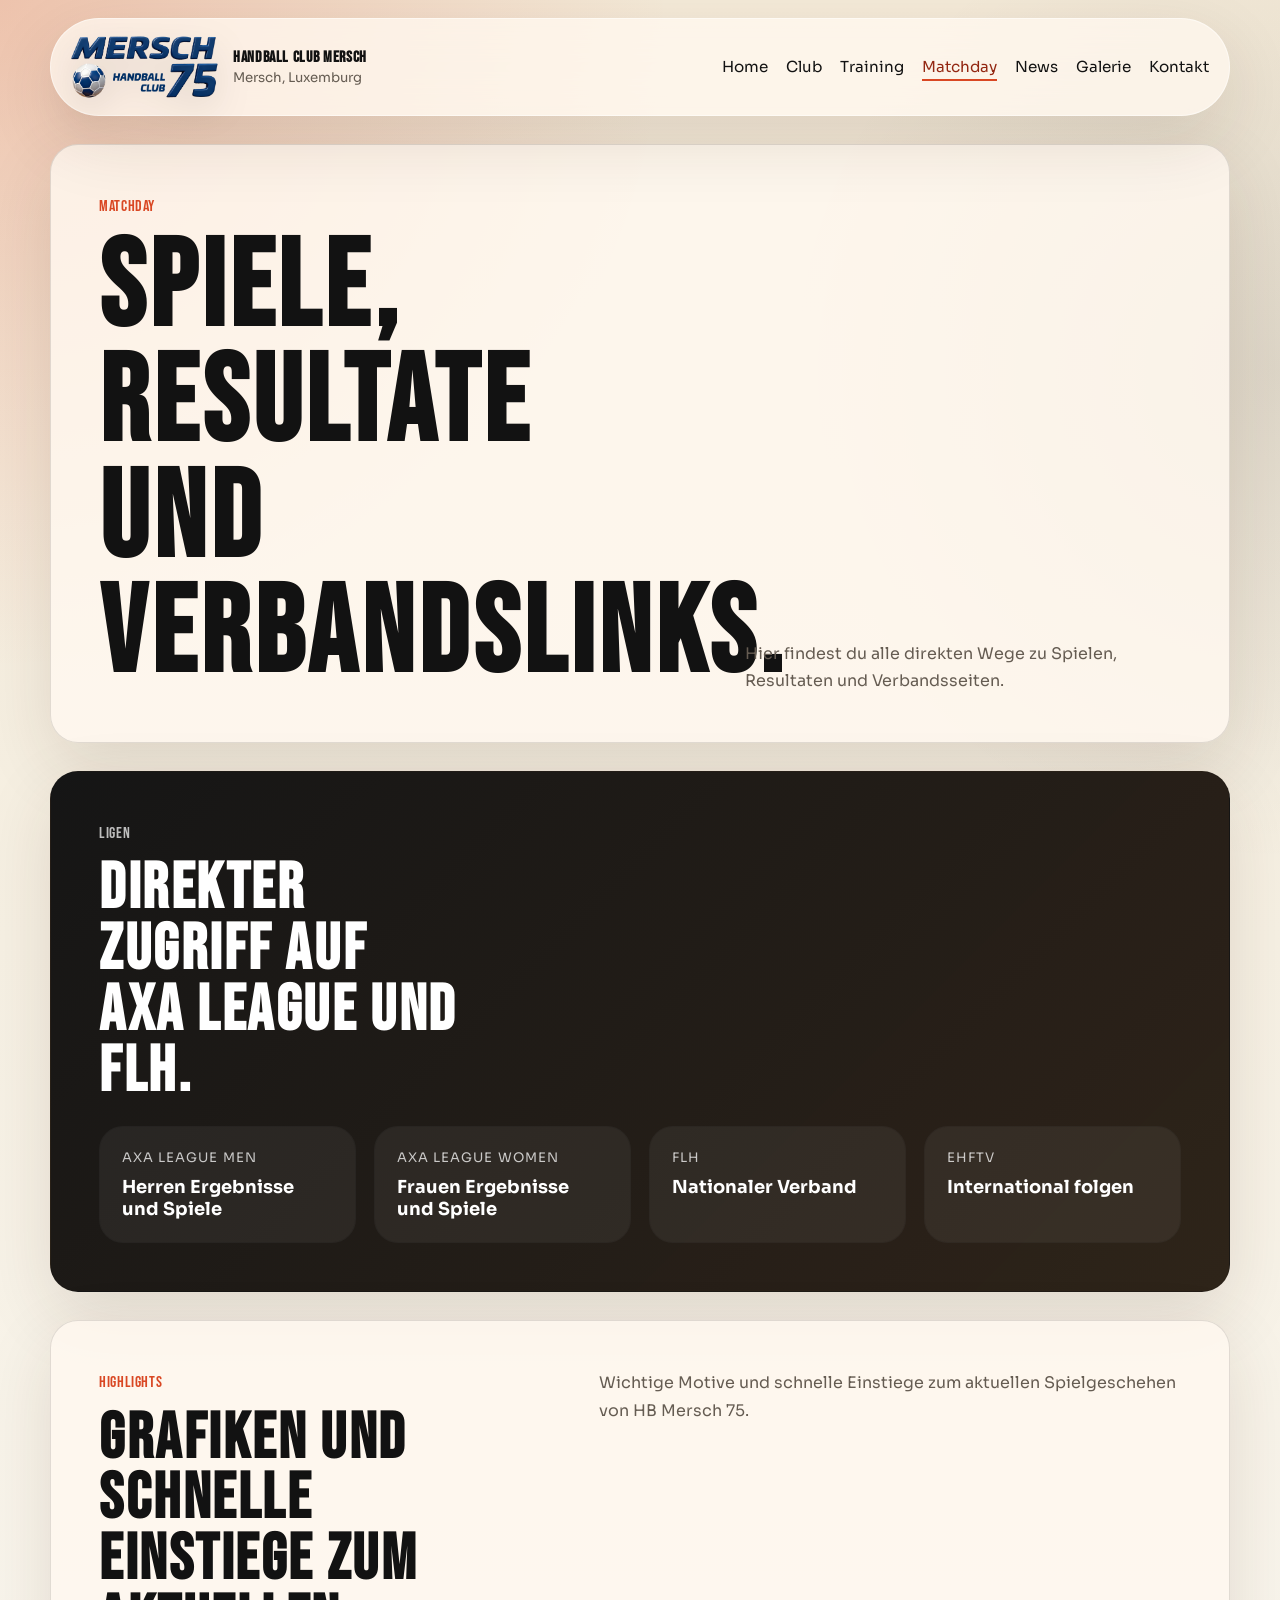
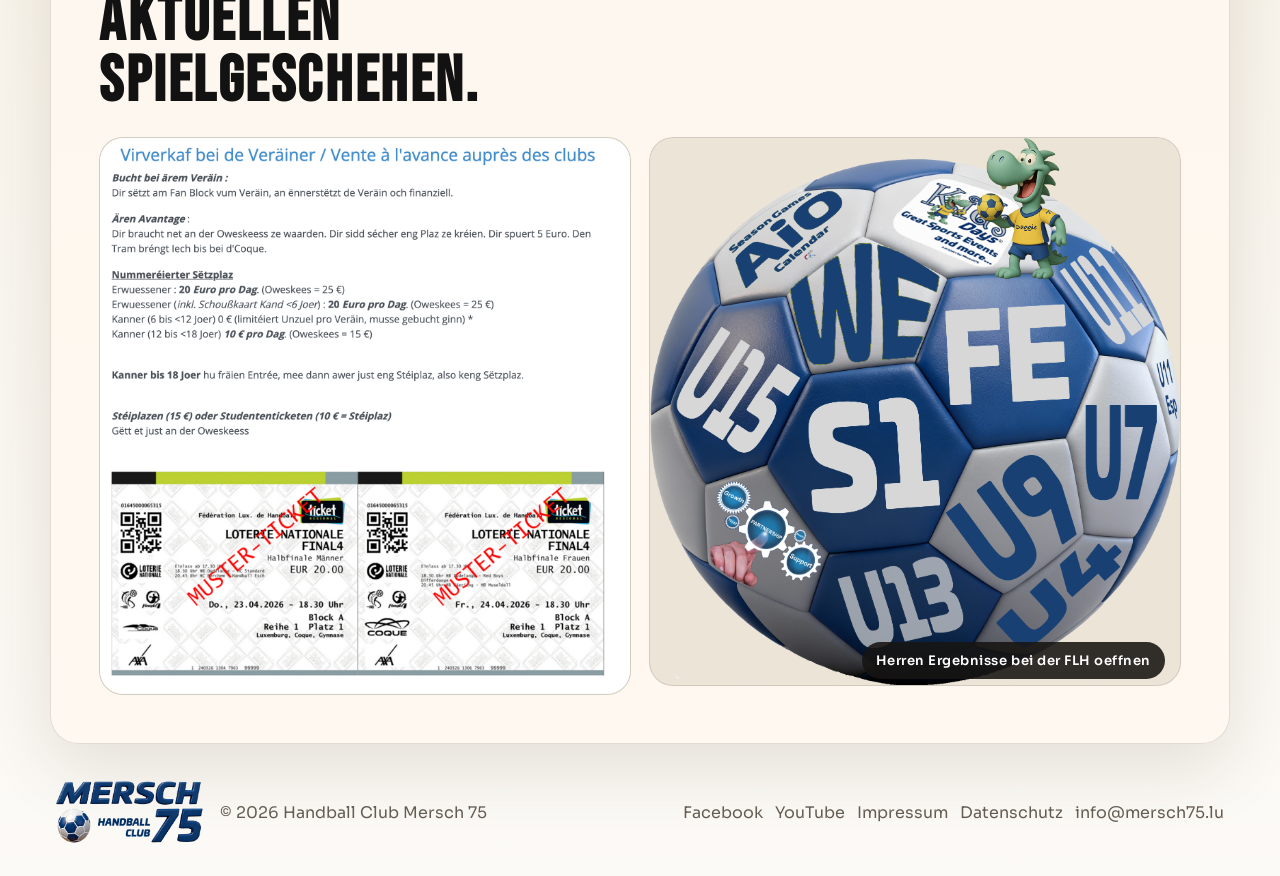
<file: matchday.html>
<!DOCTYPE html>
<html lang="de">
  <head>
    <meta charset="UTF-8" />
    <meta name="viewport" content="width=device-width, initial-scale=1.0" />
    <title>Matchday | Handball Club Mersch 75</title>
    <meta
      name="description"
      content="Spielbetrieb, Ligalinks und Matchday-Einstiege des Handball Club Mersch 75."
    />
    <link rel="preconnect" href="https://fonts.googleapis.com" />
    <link rel="preconnect" href="https://fonts.gstatic.com" crossorigin />
    <link
      href="https://fonts.googleapis.com/css2?family=Bebas+Neue&family=Sora:wght@400;500;600;700&display=swap"
      rel="stylesheet"
    />
    <link rel="stylesheet" href="styles.css" />
  </head>
  <body>
    <div class="page-shell">
      <header class="site-header">
        <a class="brand" href="index.html" aria-label="Zur Startseite">
          <img class="brand-logo" src="assets/logo-main.png" alt="Logo Handball Club Mersch 75" />
          <span class="brand-copy">
            <strong>Handball Club Mersch</strong>
            <small>Mersch, Luxemburg</small>
          </span>
        </a>
        <button class="nav-toggle" type="button" aria-expanded="false" aria-controls="site-nav">
          Menu
        </button>
        <nav id="site-nav" class="site-nav" aria-label="Hauptnavigation">
          <a href="index.html">Home</a>
          <a href="club.html">Club</a>
          <a href="training.html">Training</a>
          <a class="current" href="matchday.html">Matchday</a>
          <a href="news.html">News</a>
          <a href="galerie.html">Galerie</a>
          <a href="contact.html">Kontakt</a>
        </nav>
      </header>

      <main>
        <section class="section page-intro">
          <div>
            <p class="eyebrow">Matchday</p>
            <h1>Spiele, Resultate und Verbandslinks.</h1>
          </div>
          <p>
            Hier findest du alle direkten Wege zu Spielen, Resultaten und Verbandsseiten.
          </p>
        </section>

        <section class="section band">
          <div class="section-heading">
            <div>
              <p class="eyebrow">Ligen</p>
              <h2>Direkter Zugriff auf AXA League und FLH.</h2>
            </div>
          </div>
          <div class="link-panels">
            <a class="link-panel" href="https://www.flh.lu/playoffs/#/league?ogId=95&lId=153709&allGames=1" target="_blank" rel="noreferrer">
              <span>AXA League Men</span>
              <strong>Herren Ergebnisse und Spiele</strong>
            </a>
            <a class="link-panel" href="https://www.flh.lu/playoffs/#/league?ogId=95&lId=154121&allGames=1" target="_blank" rel="noreferrer">
              <span>AXA League Women</span>
              <strong>Frauen Ergebnisse und Spiele</strong>
            </a>
            <a class="link-panel" href="https://www.flh.lu/" target="_blank" rel="noreferrer">
              <span>FLH</span>
              <strong>Nationaler Verband</strong>
            </a>
            <a class="link-panel" href="https://ehftv.com/home" target="_blank" rel="noreferrer">
              <span>EHFTV</span>
              <strong>International folgen</strong>
            </a>
          </div>
        </section>

        <section class="section intro-grid">
          <div>
            <p class="eyebrow">Highlights</p>
            <h2>Grafiken und schnelle Einstiege zum aktuellen Spielgeschehen.</h2>
          </div>
          <div class="stack-text">
            <p>
              Wichtige Motive und schnelle Einstiege zum aktuellen Spielgeschehen von HB Mersch 75.
            </p>
          </div>
          <div class="club-gallery">
            <img src="assets/final4.png" alt="Final4 FLH Grafik" loading="lazy" />
            <a
              class="interactive-card"
              href="https://www.flh.lu/playoffs/#/league?ogId=95&lId=153709&allGames=1"
              target="_blank"
              rel="noreferrer"
              aria-label="Zu den FLH Herren Ergebnissen"
            >
              <img src="assets/ball-graphic.png" alt="Grafik mit Handballmotiv von Mersch 75" loading="lazy" />
              <span class="interactive-card-label">Herren Ergebnisse bei der FLH oeffnen</span>
            </a>
          </div>
        </section>
      </main>

      <footer class="site-footer">
        <div class="footer-brand">
          <img src="assets/logo-footer.png" alt="Handball Club Mersch 75 Wortmarke" />
          <p>© <span id="year"></span> Handball Club Mersch 75</p>
        </div>
        <div class="footer-links">
          <a href="https://www.facebook.com/" target="_blank" rel="noreferrer">Facebook</a>
          <a href="https://www.youtube.com/" target="_blank" rel="noreferrer">YouTube</a>
          <a href="impressum.html">Impressum</a>
          <a href="datenschutz.html">Datenschutz</a>
          <a href="mailto:info@mersch75.lu">info@mersch75.lu</a>
        </div>
      </footer>
    </div>

    <script src="script.js"></script>
  </body>
</html>
</file>
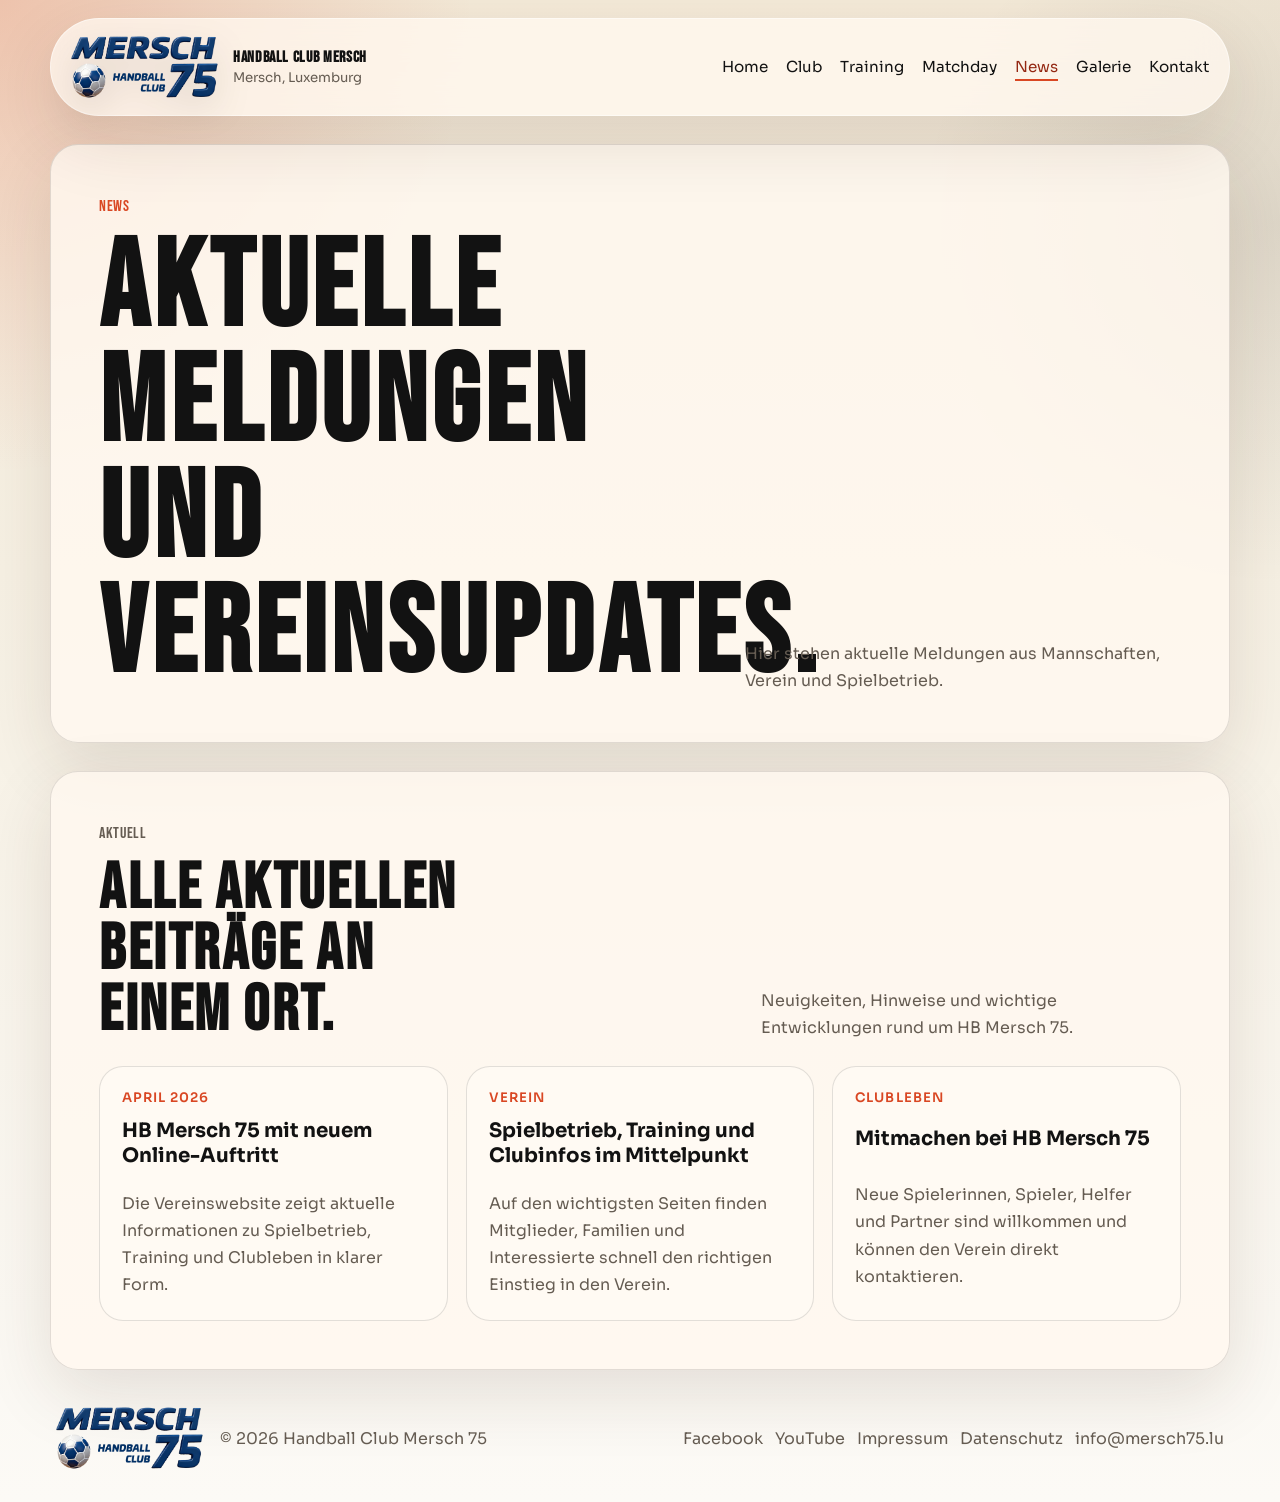
<file: news.html>
<!DOCTYPE html>
<html lang="de">
  <head>
    <meta charset="UTF-8" />
    <meta name="viewport" content="width=device-width, initial-scale=1.0" />
    <title>News | Handball Club Mersch 75</title>
    <meta
      name="description"
      content="News und aktuelle Meldungen des Handball Club Mersch 75."
    />
    <link rel="preconnect" href="https://fonts.googleapis.com" />
    <link rel="preconnect" href="https://fonts.gstatic.com" crossorigin />
    <link
      href="https://fonts.googleapis.com/css2?family=Bebas+Neue&family=Sora:wght@400;500;600;700&display=swap"
      rel="stylesheet"
    />
    <link rel="stylesheet" href="styles.css" />
  </head>
  <body>
    <div class="page-shell">
      <header class="site-header">
        <a class="brand" href="index.html" aria-label="Zur Startseite">
          <img class="brand-logo" src="assets/logo-main.png" alt="Logo Handball Club Mersch 75" />
          <span class="brand-copy">
            <strong>Handball Club Mersch</strong>
            <small>Mersch, Luxemburg</small>
          </span>
        </a>
        <button class="nav-toggle" type="button" aria-expanded="false" aria-controls="site-nav">
          Menu
        </button>
        <nav id="site-nav" class="site-nav" aria-label="Hauptnavigation">
          <a href="index.html">Home</a>
          <a href="club.html">Club</a>
          <a href="training.html">Training</a>
          <a href="matchday.html">Matchday</a>
          <a class="current" href="news.html">News</a>
          <a href="galerie.html">Galerie</a>
          <a href="contact.html">Kontakt</a>
        </nav>
      </header>

      <main>
        <section class="section page-intro">
          <div>
            <p class="eyebrow">News</p>
            <h1>Aktuelle Meldungen und Vereinsupdates.</h1>
          </div>
          <p>
            Hier stehen aktuelle Meldungen aus Mannschaften, Verein und Spielbetrieb.
          </p>
        </section>

        <section class="section">
          <div class="section-heading">
            <div>
              <p class="eyebrow">Aktuell</p>
              <h2>Alle aktuellen Beiträge an einem Ort.</h2>
            </div>
            <p>
              Neuigkeiten, Hinweise und wichtige Entwicklungen rund um HB Mersch 75.
            </p>
          </div>
          <div id="news-list" class="news-list"></div>
        </section>
      </main>

      <footer class="site-footer">
        <div class="footer-brand">
          <img src="assets/logo-footer.png" alt="Handball Club Mersch 75 Wortmarke" />
          <p>© <span id="year"></span> Handball Club Mersch 75</p>
        </div>
        <div class="footer-links">
          <a href="https://www.facebook.com/" target="_blank" rel="noreferrer">Facebook</a>
          <a href="https://www.youtube.com/" target="_blank" rel="noreferrer">YouTube</a>
          <a href="impressum.html">Impressum</a>
          <a href="datenschutz.html">Datenschutz</a>
          <a href="mailto:info@mersch75.lu">info@mersch75.lu</a>
        </div>
      </footer>
    </div>

    <script src="script.js"></script>
  </body>
</html>
</file>
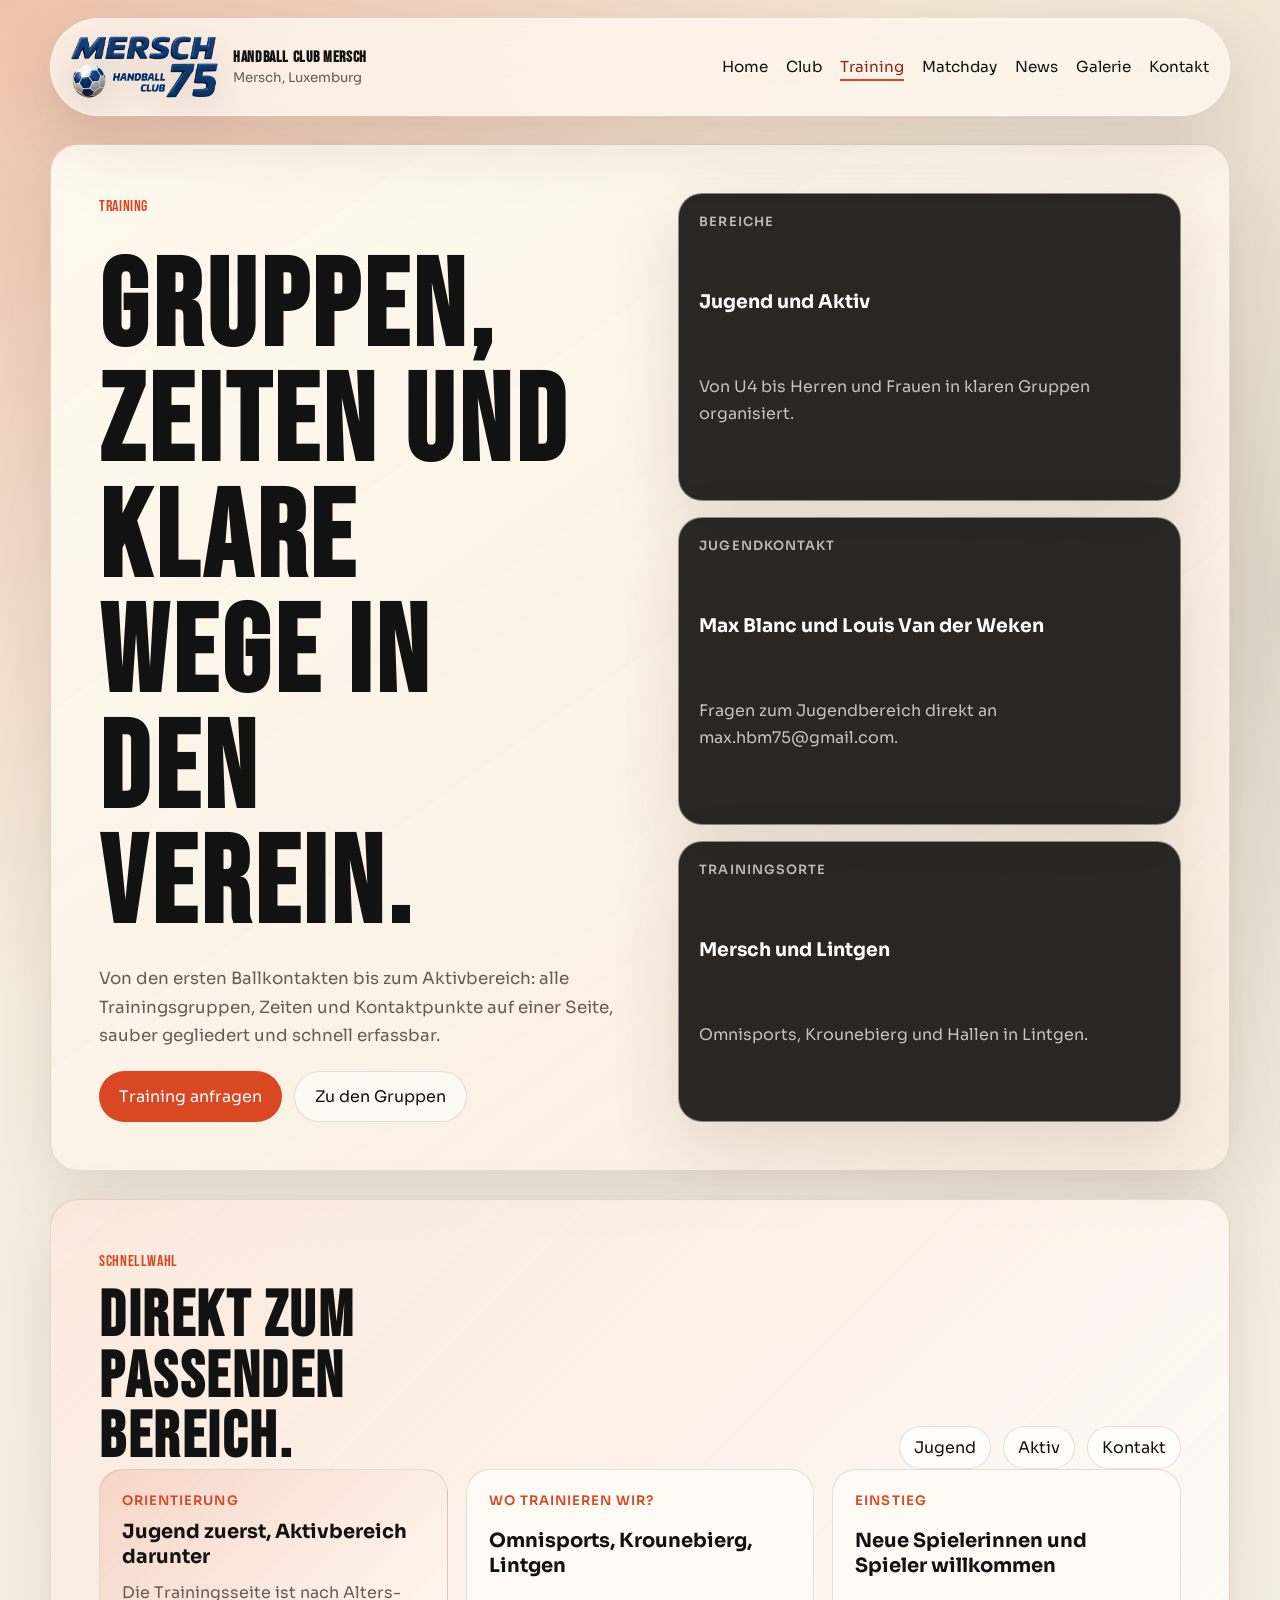
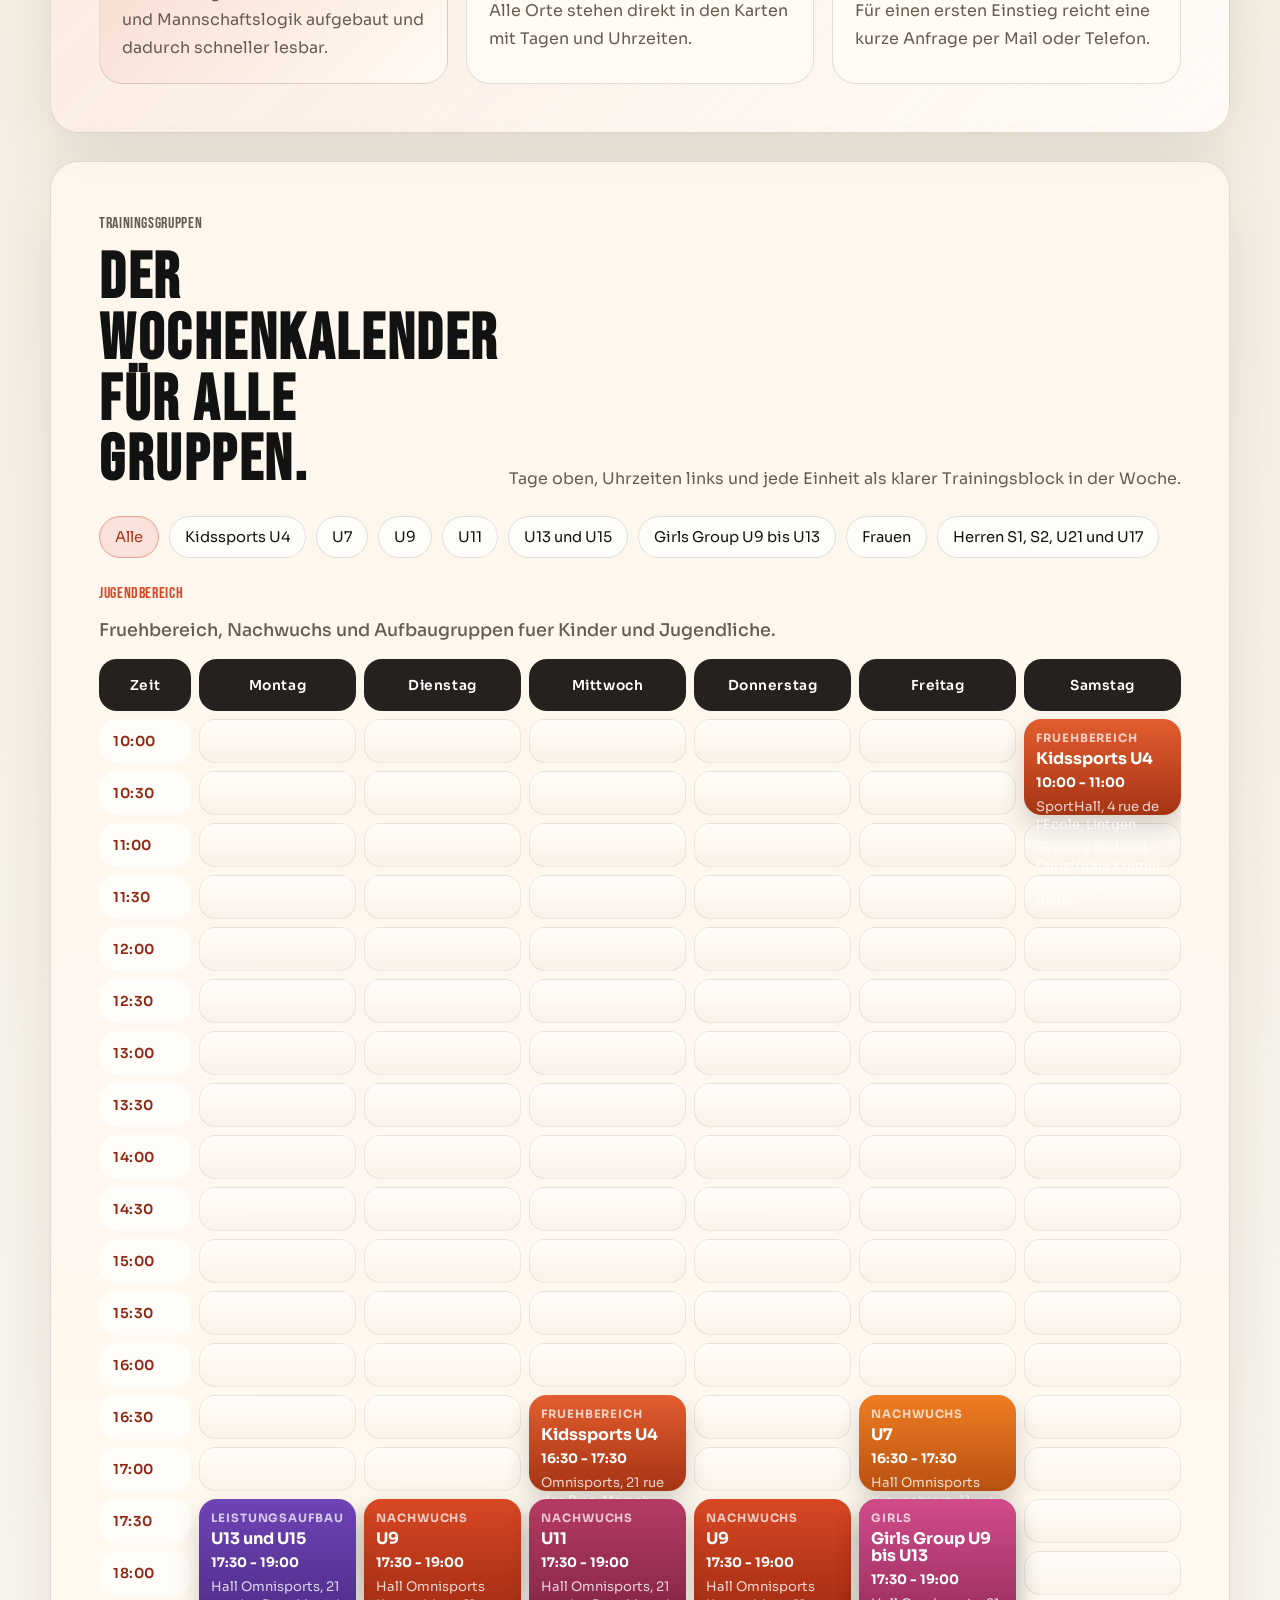
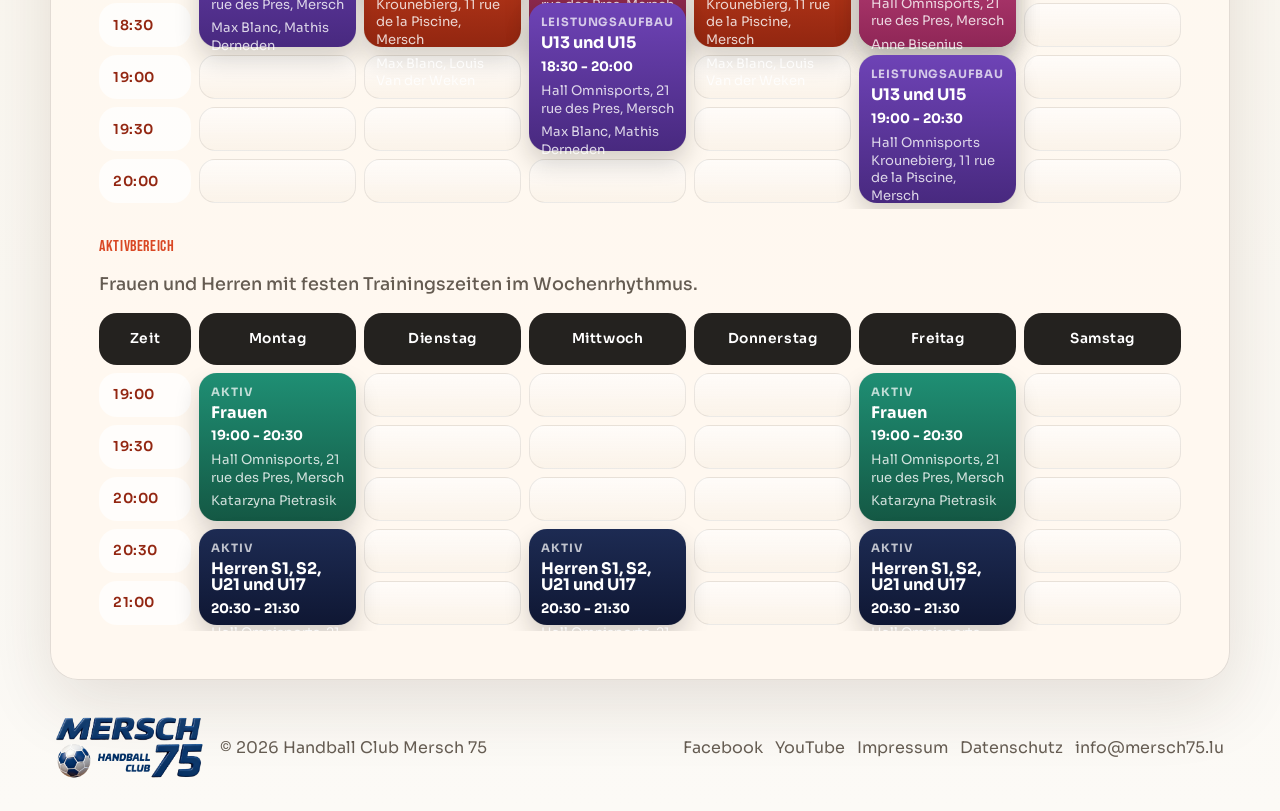
<file: training.html>
<!DOCTYPE html>
<html lang="de">
  <head>
    <meta charset="UTF-8" />
    <meta name="viewport" content="width=device-width, initial-scale=1.0" />
    <title>Training | Handball Club Mersch 75</title>
    <meta
      name="description"
      content="Trainingszeiten und Gruppen des Handball Club Mersch 75 von U4 bis Senioren."
    />
    <link rel="preconnect" href="https://fonts.googleapis.com" />
    <link rel="preconnect" href="https://fonts.gstatic.com" crossorigin />
    <link
      href="https://fonts.googleapis.com/css2?family=Bebas+Neue&family=Sora:wght@400;500;600;700&display=swap"
      rel="stylesheet"
    />
    <link rel="stylesheet" href="styles.css" />
  </head>
  <body>
    <div class="page-shell">
      <header class="site-header">
        <a class="brand" href="index.html" aria-label="Zur Startseite">
          <img class="brand-logo" src="assets/logo-main.png" alt="Logo Handball Club Mersch 75" />
          <span class="brand-copy">
            <strong>Handball Club Mersch</strong>
            <small>Mersch, Luxemburg</small>
          </span>
        </a>
        <button class="nav-toggle" type="button" aria-expanded="false" aria-controls="site-nav">
          Menu
        </button>
        <nav id="site-nav" class="site-nav" aria-label="Hauptnavigation">
          <a href="index.html">Home</a>
          <a href="club.html">Club</a>
          <a class="current" href="training.html">Training</a>
          <a href="matchday.html">Matchday</a>
          <a href="news.html">News</a>
          <a href="galerie.html">Galerie</a>
          <a href="contact.html">Kontakt</a>
        </nav>
      </header>

      <main>
        <section class="section training-hero">
          <div class="training-hero-copy">
            <p class="eyebrow">Training</p>
            <h1>Gruppen, Zeiten und klare Wege in den Verein.</h1>
            <p class="hero-text">
              Von den ersten Ballkontakten bis zum Aktivbereich: alle Trainingsgruppen, Zeiten und
              Kontaktpunkte auf einer Seite, sauber gegliedert und schnell erfassbar.
            </p>
            <div class="hero-actions">
              <a class="button button-primary" href="mailto:info@mersch75.lu?subject=Frage%20zum%20Training%20bei%20HB%20Mersch%2075">Training anfragen</a>
              <a class="button button-secondary" href="#training-groups">Zu den Gruppen</a>
            </div>
          </div>
          <div class="training-hero-panel">
            <div class="training-stat-grid">
              <article class="training-stat-card">
                <span>Bereiche</span>
                <strong>Jugend und Aktiv</strong>
                <p>Von U4 bis Herren und Frauen in klaren Gruppen organisiert.</p>
              </article>
              <article class="training-stat-card">
                <span>Jugendkontakt</span>
                <strong>Max Blanc und Louis Van der Weken</strong>
                <p>Fragen zum Jugendbereich direkt an max.hbm75@gmail.com.</p>
              </article>
              <article class="training-stat-card">
                <span>Trainingsorte</span>
                <strong>Mersch und Lintgen</strong>
                <p>Omnisports, Krounebierg und Hallen in Lintgen.</p>
              </article>
            </div>
          </div>
        </section>

        <section class="section training-overview">
          <div class="training-overview-bar">
            <div>
              <p class="eyebrow">Schnellwahl</p>
              <h2>Direkt zum passenden Bereich.</h2>
            </div>
            <div class="training-jump-links">
              <a href="#jugendbereich">Jugend</a>
              <a href="#aktivbereich">Aktiv</a>
              <a href="contact.html">Kontakt</a>
            </div>
          </div>
          <div class="summary-grid">
            <article class="summary-card summary-card-highlight">
              <span>Orientierung</span>
              <strong>Jugend zuerst, Aktivbereich darunter</strong>
              <p>Die Trainingsseite ist nach Alters- und Mannschaftslogik aufgebaut und dadurch schneller lesbar.</p>
            </article>
            <article class="summary-card">
              <span>Wo trainieren wir?</span>
              <strong>Omnisports, Krounebierg, Lintgen</strong>
              <p>Alle Orte stehen direkt in den Karten mit Tagen und Uhrzeiten.</p>
            </article>
            <article class="summary-card">
              <span>Einstieg</span>
              <strong>Neue Spielerinnen und Spieler willkommen</strong>
              <p>Für einen ersten Einstieg reicht eine kurze Anfrage per Mail oder Telefon.</p>
            </article>
          </div>
        </section>

        <section id="training-groups" class="section training-groups-section">
          <div class="section-heading training-heading">
            <div>
              <p class="eyebrow">Trainingsgruppen</p>
              <h2>Der Wochenkalender für alle Gruppen.</h2>
            </div>
            <p>
              Tage oben, Uhrzeiten links und jede Einheit als klarer Trainingsblock in der Woche.
            </p>
          </div>
          <div id="training-filter-bar" class="training-filter-bar"></div>
          <div id="training-groups-container" class="training-groups-container"></div>
        </section>
      </main>

      <footer class="site-footer">
        <div class="footer-brand">
          <img src="assets/logo-footer.png" alt="Handball Club Mersch 75 Wortmarke" />
          <p>© <span id="year"></span> Handball Club Mersch 75</p>
        </div>
        <div class="footer-links">
          <a href="https://www.facebook.com/" target="_blank" rel="noreferrer">Facebook</a>
          <a href="https://www.youtube.com/" target="_blank" rel="noreferrer">YouTube</a>
          <a href="impressum.html">Impressum</a>
          <a href="datenschutz.html">Datenschutz</a>
          <a href="mailto:info@mersch75.lu">info@mersch75.lu</a>
        </div>
      </footer>
    </div>

    <script src="script.js"></script>
  </body>
</html>
</file>
<file: styles.css>
:root {
  --bg: #f6f0e3;
  --surface: rgba(255, 248, 239, 0.82);
  --surface-strong: #fffaf3;
  --ink: #121212;
  --muted: #655c52;
  --brand: #d94723;
  --brand-dark: #932712;
  --accent: #171513;
  --line: rgba(23, 21, 19, 0.12);
  --shadow: 0 24px 70px rgba(55, 31, 16, 0.12);
  --radius: 28px;
}

* {
  box-sizing: border-box;
}

html {
  scroll-behavior: smooth;
}

body {
  margin: 0;
  min-height: 100vh;
  font-family: "Sora", sans-serif;
  color: var(--ink);
  background:
    radial-gradient(circle at top left, rgba(217, 71, 35, 0.24), transparent 24%),
    radial-gradient(circle at right 15%, rgba(18, 18, 18, 0.1), transparent 20%),
    linear-gradient(180deg, #f4ead8 0%, var(--bg) 38%, #fcfaf6 100%);
}

a {
  color: inherit;
  text-decoration: none;
}

p {
  margin: 0;
  line-height: 1.7;
}

.page-shell {
  width: min(1180px, calc(100% - 32px));
  margin: 0 auto;
  padding-bottom: 32px;
}

.site-header {
  position: sticky;
  top: 16px;
  z-index: 10;
  display: flex;
  align-items: center;
  justify-content: space-between;
  gap: 18px;
  margin: 18px 0 28px;
  padding: 16px 20px;
  border: 1px solid rgba(255, 255, 255, 0.5);
  border-radius: 999px;
  background: rgba(255, 248, 239, 0.78);
  backdrop-filter: blur(18px);
  box-shadow: var(--shadow);
}

.brand {
  display: flex;
  align-items: center;
  gap: 14px;
}

.brand-logo {
  width: clamp(92px, 12vw, 148px);
  height: auto;
  object-fit: contain;
  filter: drop-shadow(0 12px 18px rgba(0, 0, 0, 0.12));
}

.brand-copy {
  display: flex;
  flex-direction: column;
  gap: 2px;
}

.brand-copy strong,
.eyebrow,
h1,
h2 {
  font-family: "Bebas Neue", sans-serif;
  letter-spacing: 0.04em;
}

.brand-copy small,
.site-nav a,
.hero-text,
.section-heading p,
.stack-text,
.contact-card p {
  color: var(--muted);
}

.site-nav {
  display: flex;
  align-items: center;
  gap: 18px;
}

.site-nav a {
  position: relative;
  font-size: 0.95rem;
  color: var(--ink);
}

.site-nav a::after {
  content: "";
  position: absolute;
  left: 0;
  bottom: -5px;
  width: 100%;
  height: 2px;
  transform: scaleX(0);
  transform-origin: left;
  background: var(--brand);
  transition: transform 160ms ease;
}

.site-nav a:hover::after,
.site-nav a:focus-visible::after,
.site-nav a.current::after {
  transform: scaleX(1);
}

.site-nav a.current {
  color: var(--brand-dark);
}

.nav-toggle {
  display: none;
  border: 0;
  background: var(--accent);
  color: #fff;
  padding: 12px 16px;
  border-radius: 999px;
  font: inherit;
}

.section {
  margin-bottom: 28px;
  padding: clamp(28px, 4vw, 48px);
  border: 1px solid var(--line);
  border-radius: var(--radius);
  background: var(--surface);
  box-shadow: var(--shadow);
}

.hero {
  display: grid;
  grid-template-columns: minmax(0, 1.3fr) minmax(280px, 0.7fr);
  gap: 24px;
  min-height: 72vh;
  align-items: end;
  overflow: hidden;
  background:
    linear-gradient(135deg, rgba(255, 248, 239, 0.86), rgba(255, 248, 239, 0.62)),
    var(--surface);
}

.hero::after {
  content: "MERSCH";
  position: absolute;
  right: -18px;
  bottom: -26px;
  font-family: "Bebas Neue", sans-serif;
  font-size: clamp(7rem, 18vw, 15rem);
  line-height: 0.8;
  color: rgba(21, 21, 21, 0.06);
  pointer-events: none;
}

.hero,
.join-section {
  position: relative;
}

.eyebrow {
  display: inline-block;
  margin-bottom: 12px;
  color: var(--brand);
  font-size: 1rem;
}

h1,
h2 {
  margin: 0;
  line-height: 0.95;
  text-transform: uppercase;
}

h1 {
  max-width: 10ch;
  font-size: clamp(4rem, 10vw, 7.6rem);
}

h2 {
  max-width: 14ch;
  font-size: clamp(2.4rem, 5vw, 4.2rem);
}

.hero-copy {
  position: relative;
  z-index: 1;
  display: flex;
  flex-direction: column;
  justify-content: flex-end;
  gap: 20px;
}

.hero-meta {
  display: flex;
  flex-wrap: wrap;
  gap: 10px;
}

.hero-meta span {
  padding: 8px 12px;
  border: 1px solid rgba(23, 21, 19, 0.12);
  border-radius: 999px;
  background: rgba(255, 255, 255, 0.52);
  font-size: 0.82rem;
  text-transform: uppercase;
  letter-spacing: 0.08em;
}

.hero-text {
  max-width: 62ch;
  font-size: 1.05rem;
}

.hero-actions,
.footer-links {
  display: flex;
  flex-wrap: wrap;
  gap: 12px;
}

.button {
  display: inline-flex;
  align-items: center;
  justify-content: center;
  min-width: 160px;
  padding: 14px 20px;
  border-radius: 999px;
  transition:
    transform 180ms ease,
    background 180ms ease,
    color 180ms ease;
}

.button:hover,
.button:focus-visible {
  transform: translateY(-2px);
}

.button-primary {
  background: var(--brand);
  color: #fff;
}

.button-primary:hover,
.button-primary:focus-visible {
  background: var(--brand-dark);
}

.button-secondary {
  border: 1px solid var(--line);
  background: rgba(255, 255, 255, 0.52);
}

.hero-panel,
.join-box {
  position: relative;
  z-index: 1;
  display: grid;
  gap: 16px;
  align-self: stretch;
  padding: 22px;
  border-radius: 24px;
  background: rgba(21, 21, 21, 0.92);
  color: #fff;
}

.hero-stage {
  position: relative;
  min-height: 100%;
  border-radius: 28px;
  overflow: hidden;
  background: #1a1714;
}

.hero-photo {
  position: absolute;
  inset: 0;
  width: 100%;
  height: 100%;
  object-fit: cover;
  opacity: 0.82;
}

.hero-stage::after {
  content: "";
  position: absolute;
  inset: 0;
  background: linear-gradient(180deg, rgba(0, 0, 0, 0.02), rgba(0, 0, 0, 0.46));
}

.hero-stage .hero-panel {
  position: absolute;
  right: 18px;
  bottom: 18px;
  width: min(280px, calc(100% - 36px));
  background: rgba(16, 15, 14, 0.88);
  backdrop-filter: blur(12px);
}

.hero-emblem {
  position: absolute;
  left: 18px;
  top: 18px;
  width: clamp(104px, 20vw, 168px);
  z-index: 1;
  border-radius: 24px;
  box-shadow: 0 18px 30px rgba(0, 0, 0, 0.18);
}

.hero-stat {
  padding-bottom: 16px;
  border-bottom: 1px solid rgba(255, 255, 255, 0.12);
}

.hero-stat:last-child {
  padding-bottom: 0;
  border-bottom: 0;
}

.hero-stat span,
.contact-card span,
.link-panel span {
  display: block;
  margin-bottom: 10px;
  font-size: 0.82rem;
  text-transform: uppercase;
  letter-spacing: 0.08em;
  opacity: 0.75;
}

.hero-stat strong,
.contact-card a,
.link-panel strong {
  font-size: 1.12rem;
}

.intro-grid,
.section-heading,
.join-section,
.contact-grid {
  display: grid;
  gap: 24px;
}

.intro-grid,
.join-section {
  grid-template-columns: minmax(0, 0.9fr) minmax(0, 1.1fr);
}

.stack-text {
  display: grid;
  gap: 14px;
}

.club-gallery {
  display: grid;
  grid-template-columns: repeat(2, minmax(0, 1fr));
  gap: 18px;
  grid-column: 1 / -1;
}

.club-gallery img {
  width: 100%;
  min-height: 220px;
  border-radius: 24px;
  object-fit: cover;
  border: 1px solid var(--line);
  background: #ece4d7;
}

.interactive-card {
  position: relative;
  display: block;
  border-radius: 24px;
  overflow: hidden;
}

.interactive-card img {
  display: block;
  transition:
    transform 180ms ease,
    filter 180ms ease;
}

.interactive-card-label {
  position: absolute;
  right: 16px;
  bottom: 16px;
  z-index: 1;
  padding: 10px 14px;
  border-radius: 999px;
  background: rgba(23, 21, 19, 0.88);
  color: #fff;
  font-size: 0.82rem;
  font-weight: 600;
  letter-spacing: 0.04em;
}

.interactive-card:hover img,
.interactive-card:focus-visible img {
  transform: scale(1.03);
  filter: saturate(1.05);
}

.section-heading {
  grid-template-columns: minmax(0, 1fr) minmax(280px, 420px);
  align-items: end;
  margin-bottom: 24px;
}

.card-grid,
.news-list,
.contact-grid,
.link-panels {
  display: grid;
  gap: 18px;
}

.card-grid {
  grid-template-columns: repeat(auto-fit, minmax(230px, 1fr));
}

.training-card,
.news-card,
.contact-card,
.link-panel {
  padding: 22px;
  border: 1px solid var(--line);
  border-radius: 24px;
  background: var(--surface-strong);
}

.training-card h3,
.news-card h3 {
  margin: 0 0 10px;
  font-size: 1.24rem;
}

.training-card p,
.training-card li,
.news-card p {
  color: var(--muted);
}

.training-card ul {
  margin: 16px 0 0;
  padding-left: 18px;
  display: grid;
  gap: 10px;
}

.band {
  background:
    linear-gradient(135deg, rgba(21, 21, 21, 0.96), rgba(48, 37, 26, 0.92)),
    var(--accent);
  color: #fff;
}

.band .section-heading p {
  color: rgba(255, 255, 255, 0.72);
}

.link-panels {
  grid-template-columns: repeat(auto-fit, minmax(220px, 1fr));
}

.link-panel {
  background: rgba(255, 255, 255, 0.06);
  color: #fff;
}

.link-panel:hover,
.link-panel:focus-visible {
  transform: translateY(-4px);
}

.news-list {
  grid-template-columns: repeat(auto-fit, minmax(260px, 1fr));
}

.news-card {
  display: grid;
  gap: 12px;
}

.news-card time {
  color: var(--brand);
  font-size: 0.82rem;
  font-weight: 600;
  letter-spacing: 0.08em;
  text-transform: uppercase;
}

.join-section {
  align-items: center;
  background:
    linear-gradient(135deg, rgba(197, 58, 28, 0.12), rgba(255, 255, 255, 0.56)),
    var(--surface);
}

.join-section::before {
  content: "TEAM";
  position: absolute;
  right: 24px;
  top: 12px;
  font-family: "Bebas Neue", sans-serif;
  font-size: clamp(5rem, 10vw, 8rem);
  color: rgba(21, 21, 21, 0.07);
}

.sponsors-section {
  background:
    linear-gradient(135deg, rgba(23, 21, 19, 0.04), rgba(217, 71, 35, 0.08)),
    var(--surface);
}

.sponsors-frame {
  display: grid;
  gap: 18px;
  padding: 24px;
  border: 1px solid var(--line);
  border-radius: 28px;
  background: rgba(255, 255, 255, 0.5);
}

.sponsors-copy {
  max-width: 42ch;
  color: var(--brand-dark);
  font-size: 1.05rem;
  font-weight: 600;
}

.sponsors-image {
  width: 100%;
  border-radius: 20px;
  border: 1px solid var(--line);
  object-fit: cover;
  background: #fff;
}

.join-box {
  min-height: 100%;
}

.contact-grid {
  grid-template-columns: repeat(auto-fit, minmax(220px, 1fr));
}

.contact-card {
  display: grid;
  gap: 8px;
}

.contact-card a {
  font-weight: 600;
}

.site-footer {
  display: flex;
  align-items: center;
  justify-content: space-between;
  gap: 18px;
  padding: 8px 6px 0;
  color: var(--muted);
}

.footer-brand {
  display: flex;
  align-items: center;
  gap: 16px;
}

.footer-brand img {
  width: clamp(96px, 12vw, 148px);
  height: auto;
}

.page-intro {
  display: grid;
  grid-template-columns: minmax(0, 1fr) minmax(260px, 0.7fr);
  gap: 24px;
  align-items: end;
}

.page-intro p:last-child {
  color: var(--muted);
}

.teaser-grid,
.info-grid,
.summary-grid,
.gallery-grid,
.legal-grid {
  display: grid;
  gap: 18px;
}

.teaser-grid,
.info-grid {
  grid-template-columns: repeat(auto-fit, minmax(240px, 1fr));
}

.summary-grid {
  grid-template-columns: repeat(auto-fit, minmax(220px, 1fr));
}

.gallery-grid {
  grid-template-columns: repeat(auto-fit, minmax(260px, 1fr));
}

.legal-grid {
  grid-template-columns: repeat(auto-fit, minmax(280px, 1fr));
}

.teaser-card,
.summary-card,
.gallery-card,
.legal-card {
  display: grid;
  gap: 10px;
  padding: 22px;
  border: 1px solid var(--line);
  border-radius: 24px;
  background: var(--surface-strong);
  transition: transform 180ms ease;
}

.teaser-card:hover,
.teaser-card:focus-visible,
.summary-card:hover,
.summary-card:focus-visible,
.gallery-card:hover,
.gallery-card:focus-visible,
.legal-card:hover,
.legal-card:focus-visible {
  transform: translateY(-4px);
}

.teaser-card span,
.summary-card span,
.gallery-card span,
.legal-card span {
  color: var(--brand);
  font-size: 0.82rem;
  font-weight: 600;
  letter-spacing: 0.08em;
  text-transform: uppercase;
}

.teaser-card strong,
.summary-card strong,
.gallery-card strong,
.legal-card strong {
  font-size: 1.22rem;
}

.teaser-card p,
.summary-card p,
.gallery-card p,
.legal-card p {
  color: var(--muted);
}

.gallery-card {
  overflow: hidden;
}

.gallery-card img {
  width: 100%;
  min-height: 220px;
  border-radius: 18px;
  object-fit: cover;
  border: 1px solid var(--line);
  background: #ece4d7;
}

.legal-card ul {
  margin: 0;
  padding-left: 18px;
  color: var(--muted);
  line-height: 1.7;
}

.contact-copy {
  max-width: 72ch;
  color: var(--muted);
}

.training-hero {
  display: grid;
  grid-template-columns: minmax(0, 1.05fr) minmax(320px, 0.95fr);
  gap: 24px;
  align-items: stretch;
  background:
    linear-gradient(145deg, rgba(255, 248, 239, 0.94), rgba(247, 236, 220, 0.82)),
    var(--surface);
}

.training-hero-copy {
  display: flex;
  flex-direction: column;
  justify-content: center;
  gap: 20px;
}

.training-hero-panel {
  display: grid;
  align-items: stretch;
}

.training-stat-grid {
  display: grid;
  gap: 16px;
}

.training-stat-card {
  display: grid;
  gap: 8px;
  padding: 20px;
  border: 1px solid rgba(255, 255, 255, 0.45);
  border-radius: 24px;
  background: rgba(23, 21, 19, 0.92);
  color: #fff;
  box-shadow: var(--shadow);
}

.training-stat-card span,
.training-card-badge,
.training-card-count {
  font-size: 0.8rem;
  font-weight: 600;
  letter-spacing: 0.08em;
  text-transform: uppercase;
}

.training-stat-card span {
  color: rgba(255, 255, 255, 0.68);
}

.training-stat-card strong {
  font-size: 1.18rem;
}

.training-stat-card p {
  color: rgba(255, 255, 255, 0.72);
}

.training-overview {
  background:
    linear-gradient(135deg, rgba(217, 71, 35, 0.08), rgba(255, 255, 255, 0.48)),
    var(--surface);
}

.training-overview-bar,
.training-heading {
  display: grid;
  grid-template-columns: minmax(0, 1fr) auto;
  gap: 24px;
  align-items: end;
}

.training-jump-links {
  display: flex;
  flex-wrap: wrap;
  justify-content: flex-end;
  gap: 12px;
}

.training-jump-links a {
  padding: 10px 14px;
  border: 1px solid var(--line);
  border-radius: 999px;
  background: rgba(255, 255, 255, 0.68);
  transition: transform 180ms ease;
}

.training-jump-links a:hover,
.training-jump-links a:focus-visible {
  transform: translateY(-2px);
}

.summary-card-highlight {
  background: linear-gradient(135deg, rgba(217, 71, 35, 0.14), rgba(255, 250, 243, 1));
}

.training-groups-container {
  display: grid;
  gap: 24px;
}

.training-filter-bar {
  display: flex;
  flex-wrap: wrap;
  gap: 10px;
  margin-bottom: 22px;
}

.training-filter-chip {
  --chip-color: var(--brand);
  padding: 11px 15px;
  border: 1px solid rgba(23, 21, 19, 0.12);
  border-radius: 999px;
  background: rgba(255, 255, 255, 0.72);
  color: var(--ink);
  font: inherit;
  font-size: 0.92rem;
  cursor: pointer;
  transition:
    transform 180ms ease,
    background 180ms ease,
    color 180ms ease,
    border-color 180ms ease;
}

.training-filter-chip:hover,
.training-filter-chip:focus-visible {
  transform: translateY(-2px);
  border-color: color-mix(in srgb, var(--chip-color) 55%, white);
}

.training-filter-chip.is-active {
  background: color-mix(in srgb, var(--chip-color) 16%, white);
  color: color-mix(in srgb, var(--chip-color) 78%, black);
  border-color: color-mix(in srgb, var(--chip-color) 50%, white);
  box-shadow: inset 0 0 0 1px color-mix(in srgb, var(--chip-color) 20%, white);
}

.training-block {
  display: grid;
  gap: 18px;
}

.training-block-header h3 {
  margin: 0;
  font-size: 1.1rem;
  color: var(--muted);
  font-weight: 500;
}

.schedule-board-wrapper {
  overflow-x: auto;
  padding-bottom: 6px;
}

.schedule-board {
  display: grid;
  min-width: 920px;
  grid-template-columns: 92px repeat(6, minmax(132px, 1fr));
  gap: 8px;
  align-items: stretch;
}

.schedule-corner,
.schedule-day-header,
.schedule-time-label {
  display: flex;
  align-items: center;
  justify-content: center;
  border-radius: 18px;
  font-size: 0.86rem;
  font-weight: 600;
  letter-spacing: 0.04em;
}

.schedule-corner,
.schedule-day-header {
  min-height: 52px;
  background: rgba(23, 21, 19, 0.94);
  color: #fff;
}

.schedule-corner {
  grid-column: 1;
  grid-row: 1;
}

.schedule-time-label {
  justify-content: flex-start;
  padding-left: 14px;
  background: rgba(255, 255, 255, 0.72);
  color: var(--brand-dark);
}

.schedule-cell {
  border: 1px solid rgba(23, 21, 19, 0.08);
  border-radius: 16px;
  background:
    linear-gradient(180deg, rgba(255, 255, 255, 0.62), rgba(247, 238, 227, 0.52));
}

.schedule-event {
  position: relative;
  z-index: 1;
  display: grid;
  gap: 6px;
  align-content: start;
  padding: 12px 12px 14px;
  border-radius: 18px;
  color: #fff;
  box-shadow: 0 12px 24px rgba(23, 21, 19, 0.18);
  background: linear-gradient(180deg, var(--event-color), var(--event-color-dark));
}

.schedule-event-badge {
  font-size: 0.72rem;
  font-weight: 700;
  letter-spacing: 0.08em;
  text-transform: uppercase;
  color: rgba(255, 255, 255, 0.72);
}

.schedule-event h4 {
  margin: 0;
  font-size: 1rem;
  line-height: 1.05;
}

.schedule-event-time,
.schedule-event-location,
.schedule-event-coach {
  font-size: 0.82rem;
  line-height: 1.35;
}

.schedule-event-time {
  font-weight: 700;
}

.schedule-event-location,
.schedule-event-coach {
  color: rgba(255, 255, 255, 0.8);
}

.training-empty-state {
  display: grid;
  gap: 8px;
  padding: 24px;
  border: 1px dashed rgba(23, 21, 19, 0.18);
  border-radius: 24px;
  background: rgba(255, 255, 255, 0.52);
}

.training-empty-state strong {
  font-size: 1.1rem;
}

.training-empty-state p {
  color: var(--muted);
}

@media (max-width: 920px) {
  .site-header {
    border-radius: 28px;
    align-items: flex-start;
  }

  .nav-toggle {
    display: inline-flex;
  }

  .site-nav {
    position: absolute;
    top: calc(100% + 10px);
    right: 0;
    left: 0;
    display: none;
    flex-direction: column;
    align-items: flex-start;
    padding: 18px 20px;
    border: 1px solid var(--line);
    border-radius: 24px;
    background: rgba(255, 248, 239, 0.96);
  }

  .site-nav.is-open {
    display: flex;
  }

  .hero,
  .intro-grid,
  .join-section,
  .section-heading,
  .page-intro,
  .training-hero,
  .training-overview-bar,
  .training-heading {
    grid-template-columns: 1fr;
  }

  .training-jump-links {
    justify-content: flex-start;
  }

  .schedule-board {
    min-width: 780px;
  }

  .hero-stage {
    min-height: 460px;
  }

  .club-gallery {
    grid-template-columns: 1fr;
  }

  h1 {
    max-width: none;
  }

  h2 {
    max-width: none;
  }

  .site-footer {
    flex-direction: column;
    align-items: flex-start;
  }

  .footer-brand {
    flex-direction: column;
    align-items: flex-start;
  }
}

@media (max-width: 640px) {
  .page-shell {
    width: min(100% - 20px, 1180px);
  }

  .site-header {
    top: 10px;
    margin-top: 10px;
    padding: 14px 16px;
  }

  .brand-logo {
    width: 92px;
  }

  .section {
    padding: 24px 18px;
    border-radius: 24px;
  }

  .hero {
    min-height: auto;
  }

  .hero-stage {
    min-height: 380px;
  }

  .hero-stage .hero-panel {
    right: 12px;
    bottom: 12px;
    width: calc(100% - 24px);
  }

  .hero-emblem {
    left: 12px;
    top: 12px;
    width: 100px;
  }
}
</file>
